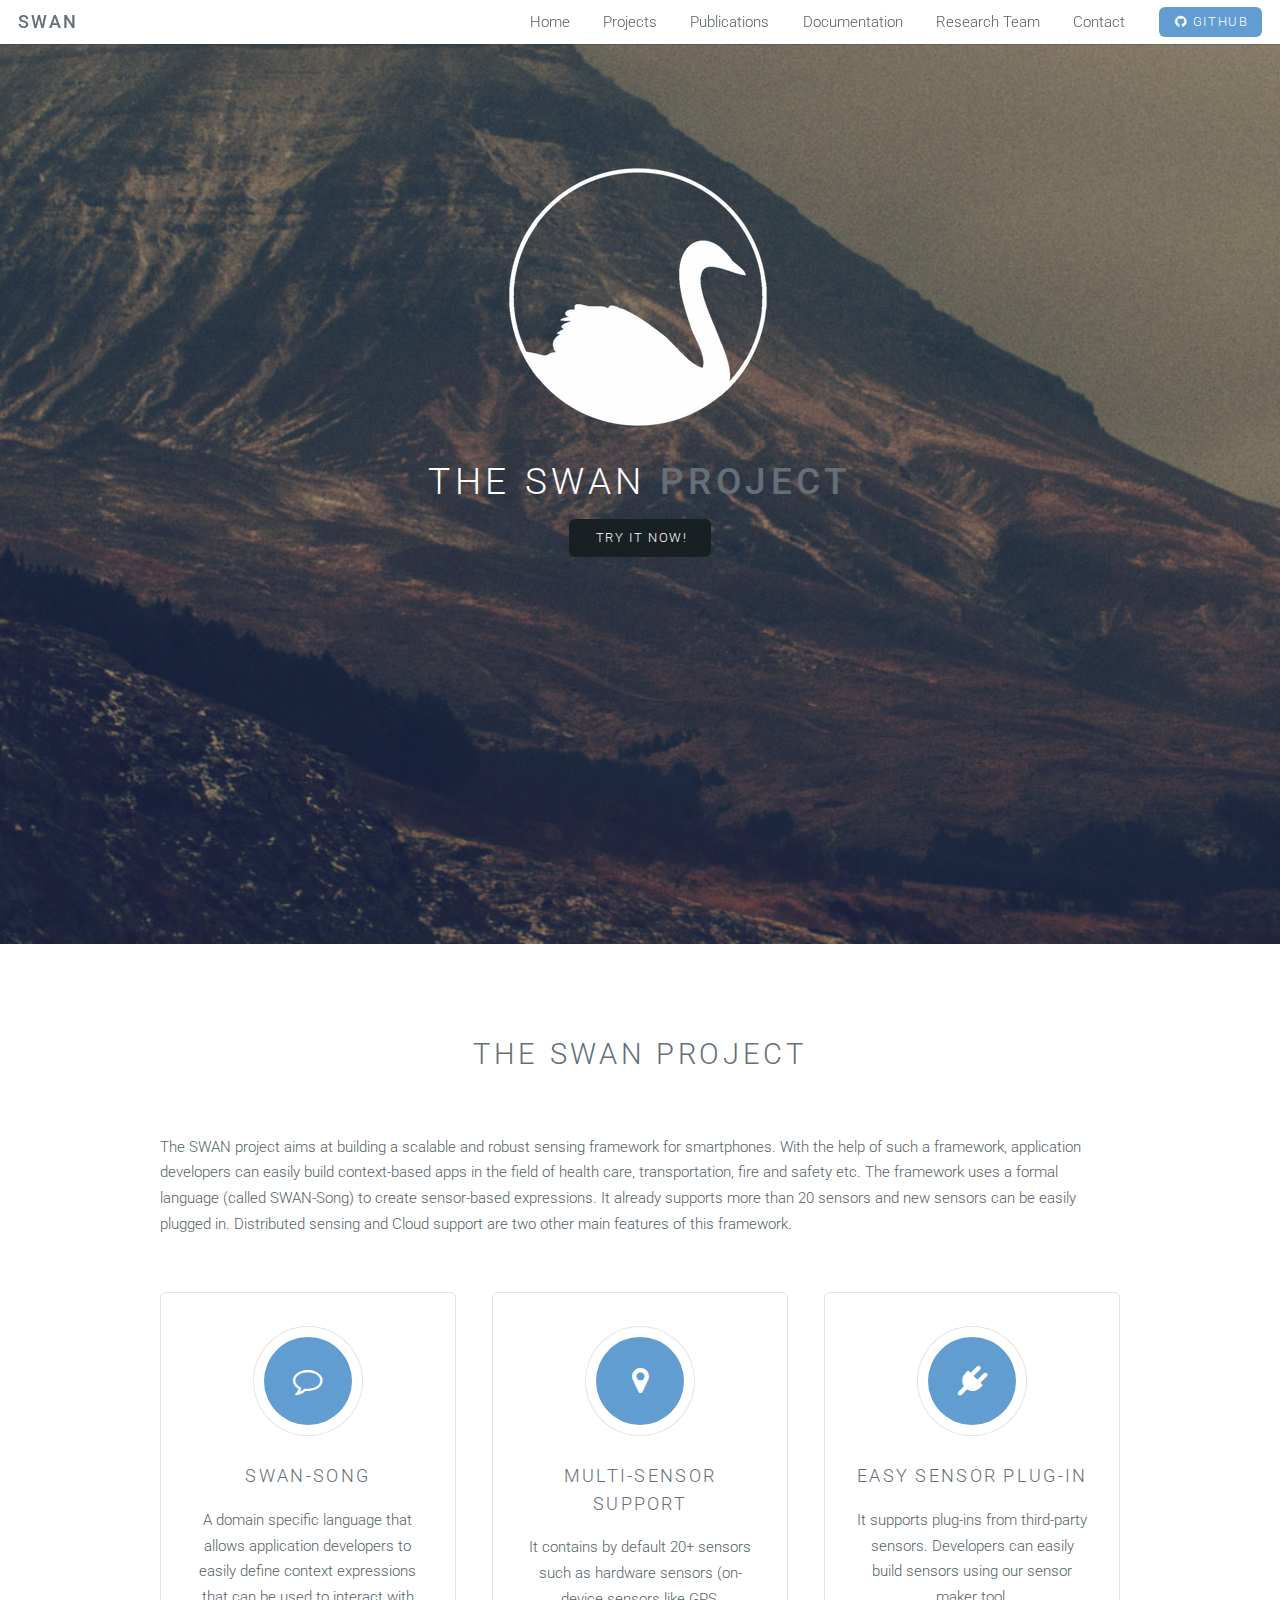
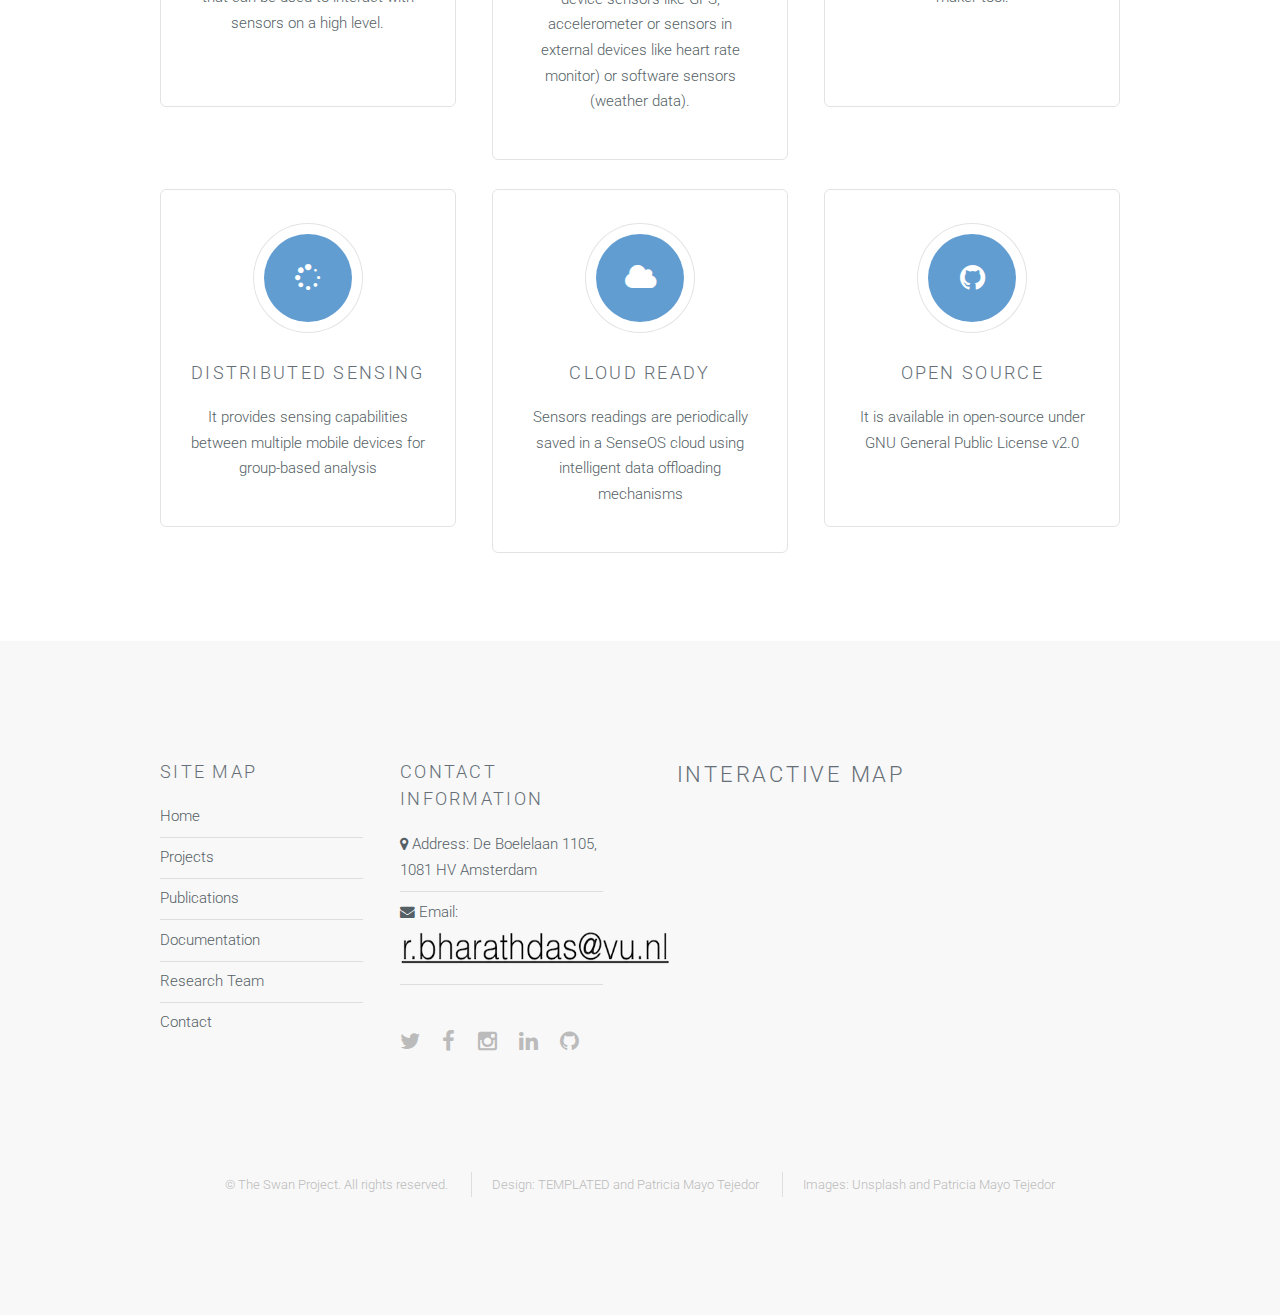
<file: index.html>
<!DOCTYPE HTML>
<html>
	<head>
		<title>THE SWAN PROJECT</title>
		<meta http-equiv="content-type" content="text/html; charset=utf-8" />
		<meta name="description" content="The Swan project aims at building scalable and robust sensing platform to connect mobile phones, wearables, beacons, LoRa and other IoT devices" />
		<meta name="keywords" content="swan, the swan project, swan project, vu, vu university, amsterdam, sensor, wearable, beacon, LoRa, IoT, mobile, phones, android, roshan, bharath, das, vladimir, bozdog, cloud, sensing, swan-fly, henri, bal, henri bal" />
		<link rel="shortcut icon" href="images/logo_tab_icon.ico">
		<!--[if lte IE 8]><script src="js/html5shiv.js"></script><![endif]-->
		<script src="js/jquery.min.js"></script>
		<script src="js/skel.min.js"></script>
		<script src="js/skel-layers.min.js"></script>
		<script src="js/init.js"></script>
		<!--<script src="https://maps.googleapis.com/maps/api/js?callback=initMap"
         async defer></script> -->

        <script src="http://code.jquery.com/jquery-1.12.4.js"></script>


		<noscript>
			<link rel="stylesheet" href="css/skel.css" />
			<link rel="stylesheet" href="css/style.css" />
			<link rel="stylesheet" href="css/style-xlarge.css" />
		</noscript>

        <script>
            $(function(){
              $("#header").load("header.html");
              $("#footer").load("footer.html");
            });
        </script>

	</head>

	<body id="top">

        <!-- Header-->
        <div id="header">
             <h1><a href="#">SWAN</a></h1>
        <nav id="nav">
        <ul>
            <li><a href="index.html">Home</a></li>
<!-- ADD LATER						<li><a href="index.html">News</a></li>-->
            <li><a href="projects.html">Projects</a></li>
            <li><a href="publications.html">Publications</a></li>
            <li><a href="documentation.html">Documentation</a></li>
            <li><a href="research_team.html">Research Team</a></li>
            <li><a href="#footer">Contact</a></li>
            <li><a href="https://github.com/swandroid/" target="_blank" class="button special"><i class="icon fa-github"></i>  GITHUB</a></li>
        </ul>
        </nav>

        </div>

		<!-- Banner -->
			<section id="banner">
				<div class="inner">
					<img src="images/logo2.png"> <br>
					<h2>THE SWAN <strong>PROJECT</strong></h2>
			<form action="https://goo.gl/wG6wQ3">
				<input type="submit" value="Try it now!" />
			</form>


					<!-- <p>A free responsive template by <a href="http://templated.co">TEMPLATED</a></p>
					<ul class="actions">
						<li><a href="https://github.com/swandroid/swan-sense/blob/master/docs/SWAN-intro.pdf" class="button big special"> <i class="icon fa-github"></i>  GITHUB REPOSITORY</a></li>
						<li><a href="#elements" class="button big alt">Learn More</a></li>
					</ul>-->
				</div>
			</section>

		<!-- One -->
			<section id="one" class="wrapper style1">
				<header class="major">
					<h2>THE SWAN PROJECT</h2>
				</header>
				<div class="container">
					<section>				<p>The SWAN project aims at building a scalable and robust sensing framework for smartphones. With the help of such a framework, application developers can easily build context-based apps in the field of health care, transportation, fire and safety etc. The framework uses a formal language (called SWAN-Song) to create sensor-based expressions. It already supports more than 20 sensors and new sensors can be easily plugged in. Distributed sensing and Cloud support are two other main features of this framework. <br><br>
					</p></section>
					<div class="row">
						<div class="4u">
							<section class="special box">
								<i class="icon fa-comment-o major"></i>
								<h3>SWAN-Song</h3>
								<p>A domain specific language that allows application developers to easily define context expressions that can be used to interact with sensors on a high level.		<br><br>						</p>
							</section>
						</div>
						<div class="4u">
							<section class="special box">
								<i class="icon fa-map-marker  major"></i>
								<h3>MULTI-SENSOR SUPPORT</h3>
								<p>It contains by default 20+ sensors such as hardware sensors (on- device sensors like GPS, accelerometer or sensors in external devices like heart rate monitor) or software sensors (weather data). </p>
							</section>
						</div>
						<div class="4u">
							<section class="special box">
								<i class="icon fa-plug  major"></i>
								<h3>EASY SENSOR PLUG-IN</h3>
								<p>It supports plug-ins from third-party sensors. Developers can easily build sensors using our sensor maker tool. <br> <br> <br></p>
							</section>
						</div>
					</div>
					<div class="row">
						<div class="4u">
							<section class="special box">
								<i class="icon fa-spinner  major"></i>
								<h3>DISTRIBUTED SENSING</h3>
								<p>It provides sensing capabilities between multiple mobile devices for group-based analysis <br>						</p>
							</section>
						</div>
						<div class="4u">
							<section class="special box">
								<i class="icon fa-cloud  major"></i>
								<h3>CLOUD READY</h3>
								<p>Sensors readings are periodically saved in a SenseOS cloud using intelligent data offloading mechanisms</p>
							</section>
						</div>
						<div class="4u">
							<section class="special box">
								<i class="icon fa-github  major"></i>
								<h3>OPEN SOURCE</h3>
								<p>It is available  in open-source under GNU General Public License v2.0 <br><br></p>
							</section>
						</div>

					</div>

				</div>
			</section>

		<!-- Two
			<section id="two" class="wrapper style2">
				<header class="major">
					<h2>Commodo accumsan aliquam</h2>
					<p>Amet nisi nunc lorem accumsan</p>
				</header>
				<div class="container">
					<div class="row">
						<div class="6u">
							<section class="special">
								<a href="#" class="image fit"><img src="images/pic01.jpg" alt="" /></a>
								<h3>Mollis adipiscing nisl</h3>
								<p>Eget mi ac magna cep lobortis faucibus accumsan enim lacinia adipiscing metus urna adipiscing cep commodo id. Ac quis arcu amet. Arcu nascetur lorem adipiscing non faucibus odio nullam arcu lobortis. Aliquet ante feugiat. Turpis aliquet ac posuere volutpat lorem arcu aliquam lorem.</p>
								<ul class="actions">
									<li><a href="#" class="button alt">Learn More</a></li>
								</ul>
							</section>
						</div>
						<div class="6u">
							<section class="special">
								<a href="#" class="image fit"><img src="images/pic02.jpg" alt="" /></a>
								<h3>Neque ornare adipiscing</h3>
								<p>Eget mi ac magna cep lobortis faucibus accumsan enim lacinia adipiscing metus urna adipiscing cep commodo id. Ac quis arcu amet. Arcu nascetur lorem adipiscing non faucibus odio nullam arcu lobortis. Aliquet ante feugiat. Turpis aliquet ac posuere volutpat lorem arcu aliquam lorem.</p>
								<ul class="actions">
									<li><a href="#" class="button alt">Learn More</a></li>
								</ul>
							</section>
						</div>
					</div>
				</div>
			</section> -->

		<!-- Footer -->
        <div id="footer"></div>

	</body>
</html>
</file>
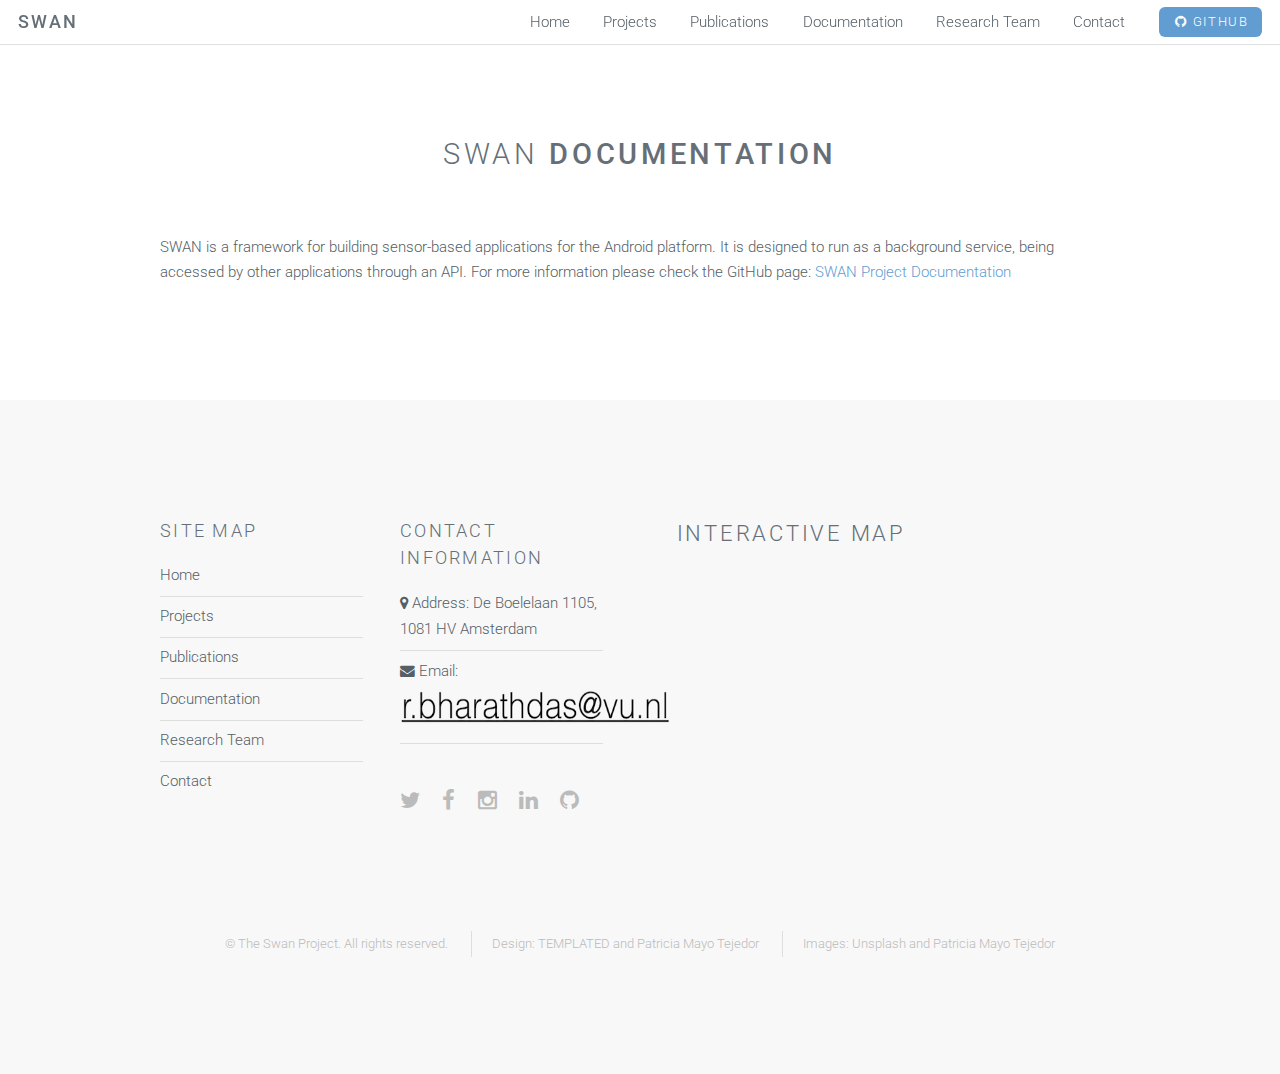
<file: documentation.html>
<!DOCTYPE HTML>
<!--
	Ion by TEMPLATED
	templated.co @templatedco
	Released for free under the Creative Commons Attribution 3.0 license (templated.co/license)
-->
<html>
	<head>
		<title>THE SWAN PROJECT</title>
		<meta http-equiv="content-type" content="text/html; charset=utf-8" />
		<meta name="description" content="" />
		<meta name="keywords" content="" />
		<!--[if lte IE 8]><script src="js/html5shiv.js"></script><![endif]-->
		<script src="js/jquery.min.js"></script>
		<script src="js/skel.min.js"></script>
		<script src="js/skel-layers.min.js"></script>
		<script src="js/init.js"></script>
        
        <script src="http://code.jquery.com/jquery-1.12.4.js"></script>
        <script> 
            $(function(){
              $("#header").load("header.html"); 
              $("#footer").load("footer.html"); 
            });
        </script> 
        
		<noscript>
			<link rel="stylesheet" href="css/skel.css" />
			<link rel="stylesheet" href="css/style.css" />
			<link rel="stylesheet" href="css/style-xlarge.css" />
		</noscript>
	</head>
	<body id="top">

		<!-- Header -->
        <div id="header">
        <nav id="nav">
        <ul>
            <li><a href="index.html">Home</a></li>
<!-- ADD LATER						<li><a href="index.html">News</a></li>-->
            <li><a href="projects.html">Projects</a></li>
            <li><a href="publications.html">Publications</a></li>
            <li><a href="documentation.html">Documentation</a></li>
            <li><a href="research_team.html">Research Team</a></li>
            <li><a href="#footer">Contact</a></li>
            <li><a href="https://github.com/swandroid/" target="_blank" class="button special"><i class="icon fa-github"></i>  GITHUB</a></li>
        </ul>
        </nav>
        
        </div>

		<!-- Main -->
        <section id="one" class="wrapper style1">
           <header class="major">
					<h2>SWAN <strong>DOCUMENTATION </strong></h2>
				</header>
            <div class="container">
                <section>				<p>SWAN is a framework for building sensor-based applications for the Android platform. It is designed to run as a background service, being accessed by other applications through an API. For more information please check the GitHub page: <a href="https://github.com/swandroid/swan-sense-studio/wiki" target="_blank">SWAN Project Documentation</a> <br><br>
                </p></section>
        </div>
            
       
        </section>

		<!-- Footer -->
        <div id="footer"></div>

	</body>
</html>
</file>
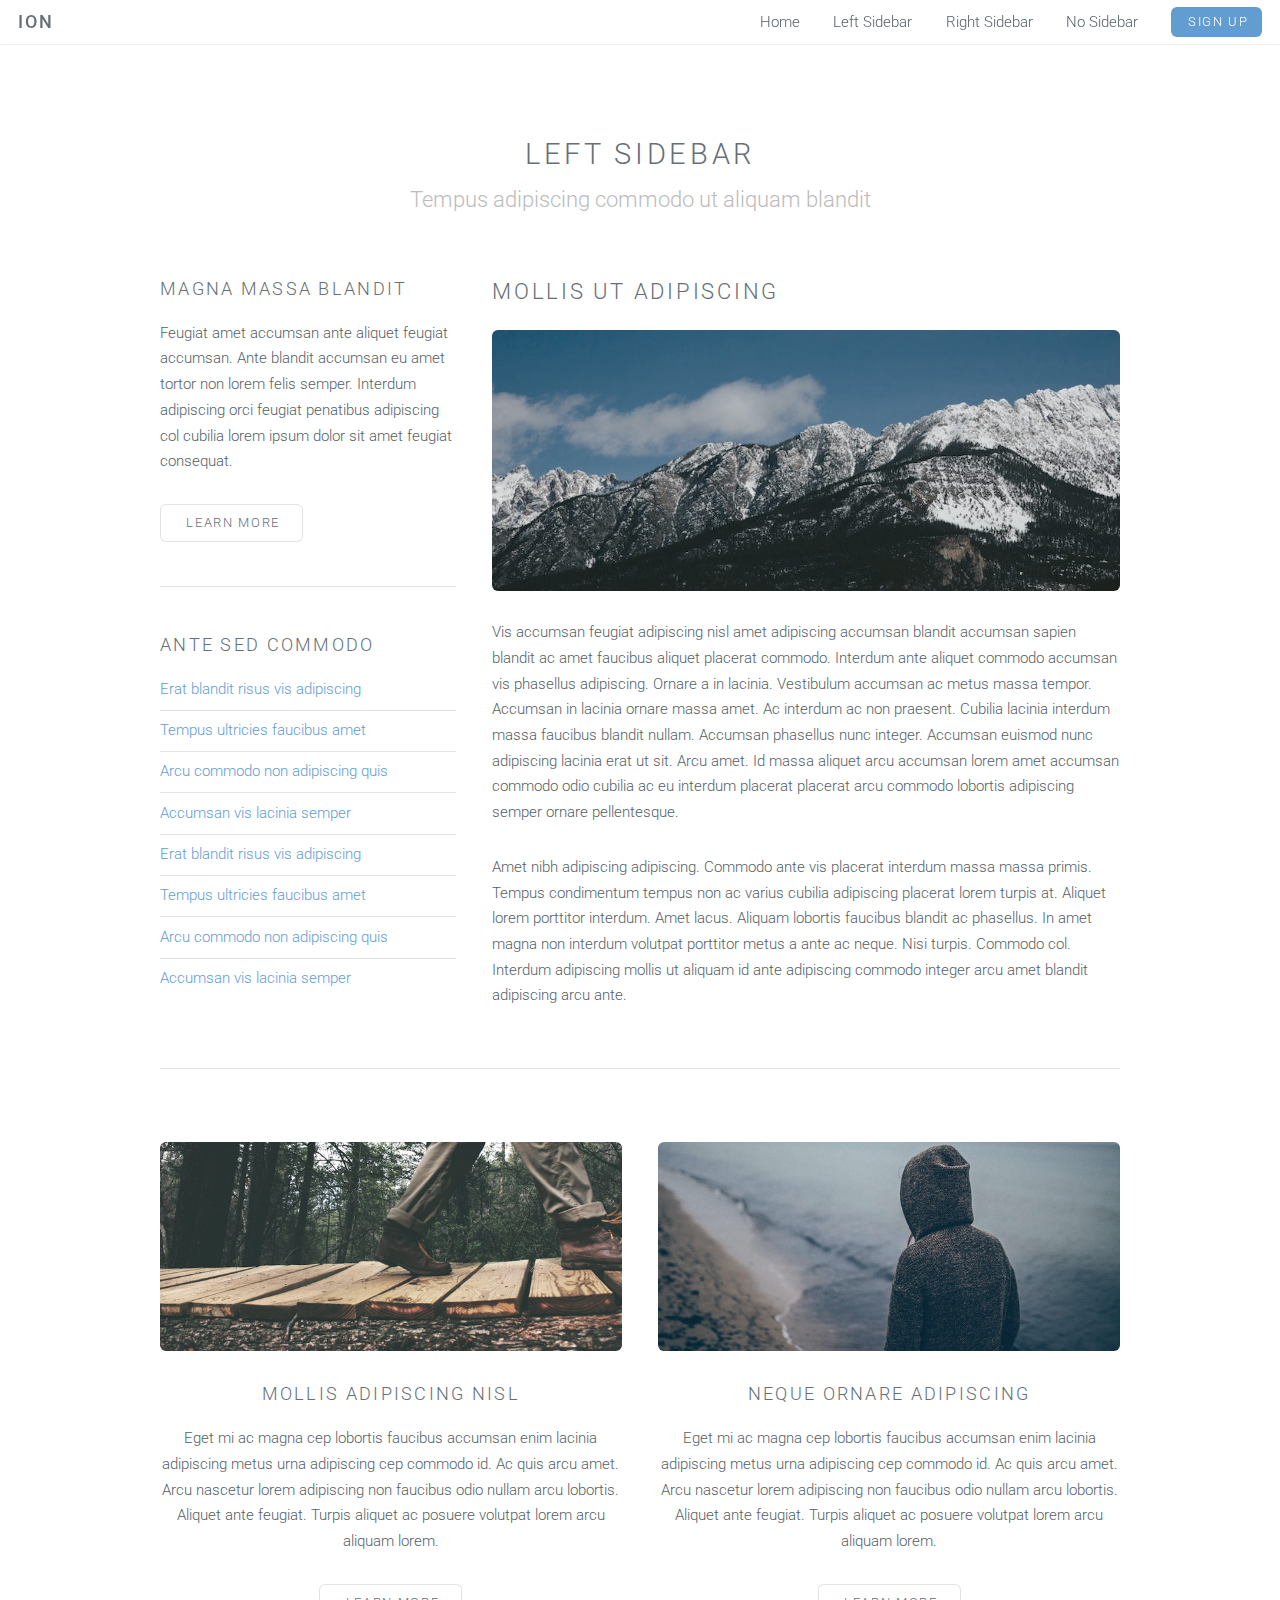
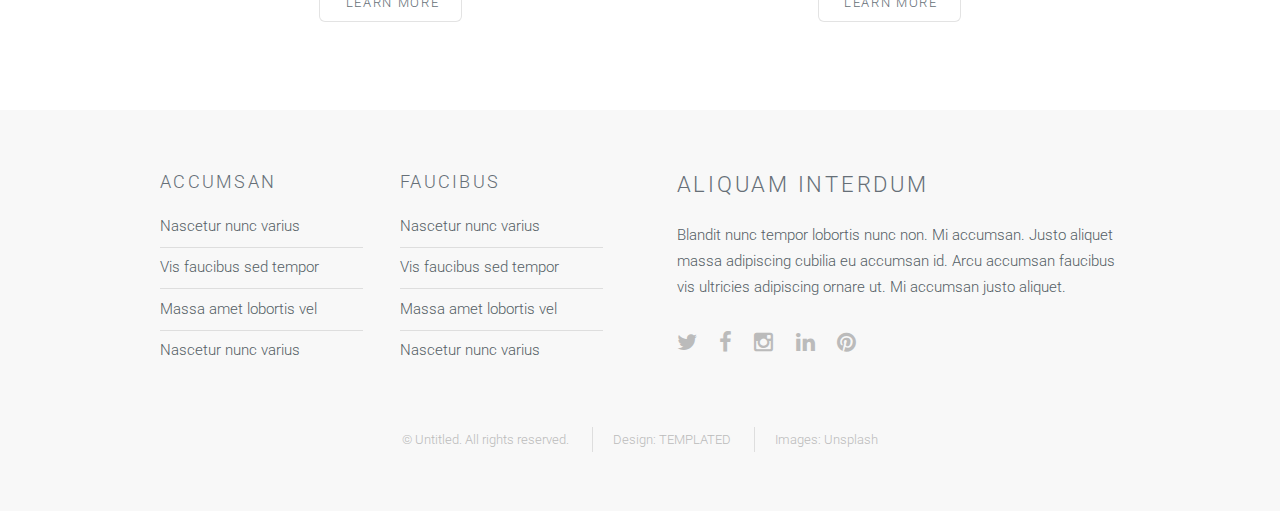
<file: left-sidebar.html>
<!DOCTYPE HTML>
<!--
	Ion by TEMPLATED
	templated.co @templatedco
	Released for free under the Creative Commons Attribution 3.0 license (templated.co/license)
-->
<html>
	<head>
		<title>Left Sidebar - Ion by TEMPLATED</title>
		<meta http-equiv="content-type" content="text/html; charset=utf-8" />
		<meta name="description" content="" />
		<meta name="keywords" content="" />
		<!--[if lte IE 8]><script src="js/html5shiv.js"></script><![endif]-->
		<script src="js/jquery.min.js"></script>
		<script src="js/skel.min.js"></script>
		<script src="js/skel-layers.min.js"></script>
		<script src="js/init.js"></script>
		<noscript>
			<link rel="stylesheet" href="css/skel.css" />
			<link rel="stylesheet" href="css/style.css" />
			<link rel="stylesheet" href="css/style-xlarge.css" />
		</noscript>
	</head>
	<body id="top">

		<!-- Header -->
			<header id="header" class="skel-layers-fixed">
				<h1><a href="#">Ion</a></h1>
				<nav id="nav">
					<ul>
						<li><a href="index.html">Home</a></li>
						<li><a href="left-sidebar.html">Left Sidebar</a></li>
						<li><a href="right-sidebar.html">Right Sidebar</a></li>
						<li><a href="no-sidebar.html">No Sidebar</a></li>
						<li><a href="#" class="button special">Sign Up</a></li>
					</ul>
				</nav>
			</header>

		<!-- Main -->
			<section id="main" class="wrapper style1">
				<header class="major">
					<h2>Left Sidebar</h2>
					<p>Tempus adipiscing commodo ut aliquam blandit</p>
				</header>
				<div class="container">
					<div class="row">
						<div class="4u">
							<section>
								<h3>Magna massa blandit</h3>
								<p>Feugiat amet accumsan ante aliquet feugiat accumsan. Ante blandit accumsan eu amet tortor non lorem felis semper. Interdum adipiscing orci feugiat penatibus adipiscing col cubilia lorem ipsum dolor sit amet feugiat consequat.</p>
								<ul class="actions">
									<li><a href="#" class="button alt">Learn More</a></li>
								</ul>
							</section>
							<hr />
							<section>
								<h3>Ante sed commodo</h3>
								<ul class="alt">
									<li><a href="#">Erat blandit risus vis adipiscing</a></li>
									<li><a href="#">Tempus ultricies faucibus amet</a></li>
									<li><a href="#">Arcu commodo non adipiscing quis</a></li>
									<li><a href="#">Accumsan vis lacinia semper</a></li>
									<li><a href="#">Erat blandit risus vis adipiscing</a></li>
									<li><a href="#">Tempus ultricies faucibus amet</a></li>
									<li><a href="#">Arcu commodo non adipiscing quis</a></li>
									<li><a href="#">Accumsan vis lacinia semper</a></li>
								</ul>
							</section>
						</div>
						<div class="8u skel-cell-important">
							<section>
								<h2>Mollis ut adipiscing</h2>
								<a href="#" class="image fit"><img src="images/pic03.jpg" alt="" /></a>
								<p>Vis accumsan feugiat adipiscing nisl amet adipiscing accumsan blandit accumsan sapien blandit ac amet faucibus aliquet placerat commodo. Interdum ante aliquet commodo accumsan vis phasellus adipiscing. Ornare a in lacinia. Vestibulum accumsan ac metus massa tempor. Accumsan in lacinia ornare massa amet. Ac interdum ac non praesent. Cubilia lacinia interdum massa faucibus blandit nullam. Accumsan phasellus nunc integer. Accumsan euismod nunc adipiscing lacinia erat ut sit. Arcu amet. Id massa aliquet arcu accumsan lorem amet accumsan commodo odio cubilia ac eu interdum placerat placerat arcu commodo lobortis adipiscing semper ornare pellentesque.</p>
								<p>Amet nibh adipiscing adipiscing. Commodo ante vis placerat interdum massa massa primis. Tempus condimentum tempus non ac varius cubilia adipiscing placerat lorem turpis at. Aliquet lorem porttitor interdum. Amet lacus. Aliquam lobortis faucibus blandit ac phasellus. In amet magna non interdum volutpat porttitor metus a ante ac neque. Nisi turpis. Commodo col. Interdum adipiscing mollis ut aliquam id ante adipiscing commodo integer arcu amet blandit adipiscing arcu ante.</p>
							</section>
						</div>
					</div>
					<hr class="major" />
					<div class="row">
						<div class="6u">
							<section class="special">
								<a href="#" class="image fit"><img src="images/pic01.jpg" alt="" /></a>
								<h3>Mollis adipiscing nisl</h3>
								<p>Eget mi ac magna cep lobortis faucibus accumsan enim lacinia adipiscing metus urna adipiscing cep commodo id. Ac quis arcu amet. Arcu nascetur lorem adipiscing non faucibus odio nullam arcu lobortis. Aliquet ante feugiat. Turpis aliquet ac posuere volutpat lorem arcu aliquam lorem.</p>
								<ul class="actions">
									<li><a href="#" class="button alt">Learn More</a></li>
								</ul>
							</section>
						</div>
						<div class="6u">
							<section class="special">
								<a href="#" class="image fit"><img src="images/pic02.jpg" alt="" /></a>
								<h3>Neque ornare adipiscing</h3>
								<p>Eget mi ac magna cep lobortis faucibus accumsan enim lacinia adipiscing metus urna adipiscing cep commodo id. Ac quis arcu amet. Arcu nascetur lorem adipiscing non faucibus odio nullam arcu lobortis. Aliquet ante feugiat. Turpis aliquet ac posuere volutpat lorem arcu aliquam lorem.</p>
								<ul class="actions">
									<li><a href="#" class="button alt">Learn More</a></li>
								</ul>
							</section>
						</div>
					</div>
				</div>
			</section>

		<!-- Footer -->
			<footer id="footer">
				<div class="container">
					<div class="row double">
						<div class="6u">
							<div class="row collapse-at-2">
								<div class="6u">
									<h3>Accumsan</h3>
									<ul class="alt">
										<li><a href="#">Nascetur nunc varius</a></li>
										<li><a href="#">Vis faucibus sed tempor</a></li>
										<li><a href="#">Massa amet lobortis vel</a></li>
										<li><a href="#">Nascetur nunc varius</a></li>
									</ul>
								</div>
								<div class="6u">
									<h3>Faucibus</h3>
									<ul class="alt">
										<li><a href="#">Nascetur nunc varius</a></li>
										<li><a href="#">Vis faucibus sed tempor</a></li>
										<li><a href="#">Massa amet lobortis vel</a></li>
										<li><a href="#">Nascetur nunc varius</a></li>
									</ul>
								</div>
							</div>
						</div>
						<div class="6u">
							<h2>Aliquam Interdum</h2>
							<p>Blandit nunc tempor lobortis nunc non. Mi accumsan. Justo aliquet massa adipiscing cubilia eu accumsan id. Arcu accumsan faucibus vis ultricies adipiscing ornare ut. Mi accumsan justo aliquet.</p>
							<ul class="icons">
								<li><a href="#" class="icon fa-twitter"><span class="label">Twitter</span></a></li>
								<li><a href="#" class="icon fa-facebook"><span class="label">Facebook</span></a></li>
								<li><a href="#" class="icon fa-instagram"><span class="label">Instagram</span></a></li>
								<li><a href="#" class="icon fa-linkedin"><span class="label">LinkedIn</span></a></li>
								<li><a href="#" class="icon fa-pinterest"><span class="label">Pinterest</span></a></li>
							</ul>
						</div>
					</div>
					<ul class="copyright">
						<li>&copy; Untitled. All rights reserved.</li>
						<li>Design: <a href="http://templated.co">TEMPLATED</a></li>
						<li>Images: <a href="http://unsplash.com">Unsplash</a></li>
					</ul>
				</div>
			</footer>

	</body>
</html>
</file>
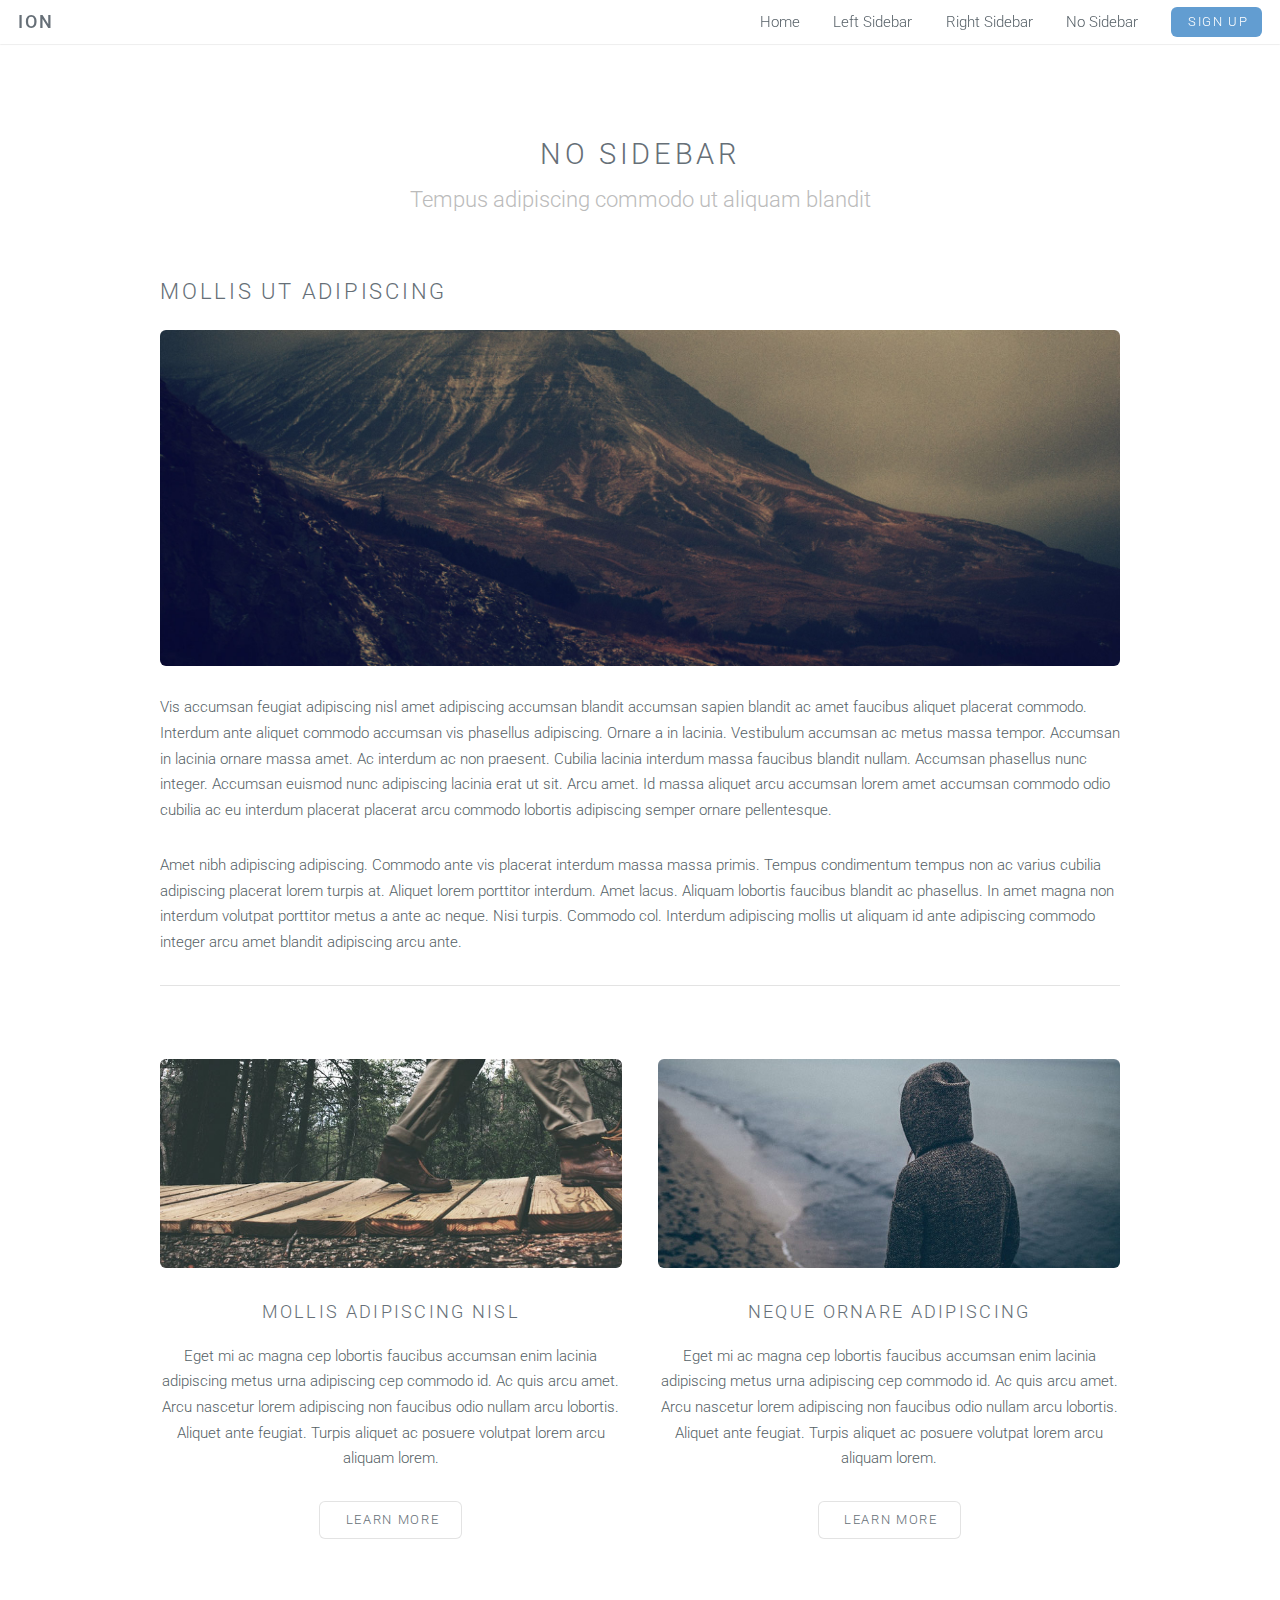
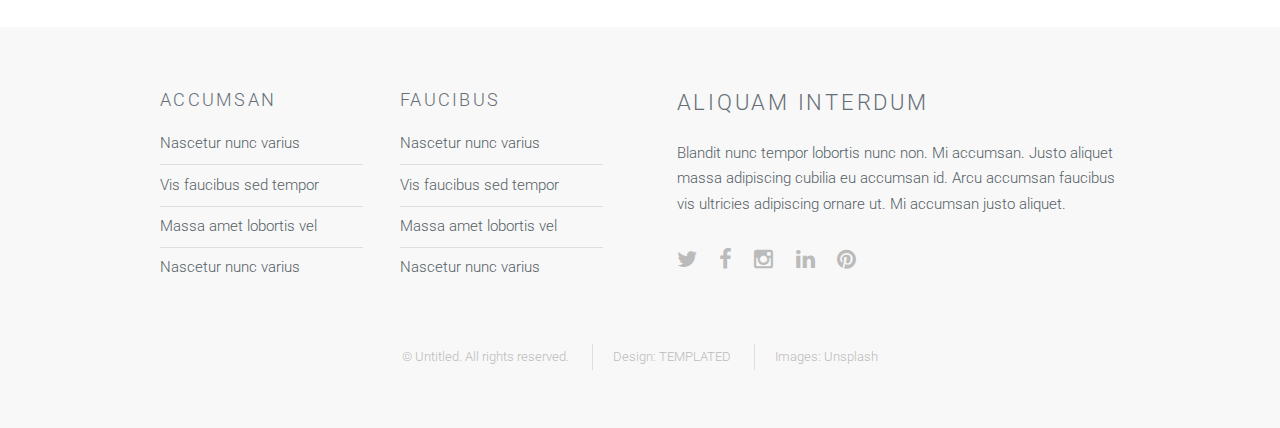
<file: no-sidebar.html>
<!DOCTYPE HTML>
<!--
	Ion by TEMPLATED
	templated.co @templatedco
	Released for free under the Creative Commons Attribution 3.0 license (templated.co/license)
-->
<html>
	<head>
		<title>No Sidebar - Ion by TEMPLATED</title>
		<meta http-equiv="content-type" content="text/html; charset=utf-8" />
		<meta name="description" content="" />
		<meta name="keywords" content="" />
		<!--[if lte IE 8]><script src="js/html5shiv.js"></script><![endif]-->
		<script src="js/jquery.min.js"></script>
		<script src="js/skel.min.js"></script>
		<script src="js/skel-layers.min.js"></script>
		<script src="js/init.js"></script>
		<noscript>
			<link rel="stylesheet" href="css/skel.css" />
			<link rel="stylesheet" href="css/style.css" />
			<link rel="stylesheet" href="css/style-xlarge.css" />
		</noscript>
	</head>
	<body id="top">

		<!-- Header -->
			<header id="header" class="skel-layers-fixed">
				<h1><a href="#">Ion</a></h1>
				<nav id="nav">
					<ul>
						<li><a href="index.html">Home</a></li>
						<li><a href="left-sidebar.html">Left Sidebar</a></li>
						<li><a href="right-sidebar.html">Right Sidebar</a></li>
						<li><a href="no-sidebar.html">No Sidebar</a></li>
						<li><a href="#" class="button special">Sign Up</a></li>
					</ul>
				</nav>
			</header>

		<!-- Main -->
			<section id="main" class="wrapper style1">
				<header class="major">
					<h2>No Sidebar</h2>
					<p>Tempus adipiscing commodo ut aliquam blandit</p>
				</header>
				<div class="container">
					<section>
						<h2>Mollis ut adipiscing</h2>
						<a href="#" class="image fit"><img src="images/banner.jpg" alt="" /></a>
						<p>Vis accumsan feugiat adipiscing nisl amet adipiscing accumsan blandit accumsan sapien blandit ac amet faucibus aliquet placerat commodo. Interdum ante aliquet commodo accumsan vis phasellus adipiscing. Ornare a in lacinia. Vestibulum accumsan ac metus massa tempor. Accumsan in lacinia ornare massa amet. Ac interdum ac non praesent. Cubilia lacinia interdum massa faucibus blandit nullam. Accumsan phasellus nunc integer. Accumsan euismod nunc adipiscing lacinia erat ut sit. Arcu amet. Id massa aliquet arcu accumsan lorem amet accumsan commodo odio cubilia ac eu interdum placerat placerat arcu commodo lobortis adipiscing semper ornare pellentesque.</p>
						<p>Amet nibh adipiscing adipiscing. Commodo ante vis placerat interdum massa massa primis. Tempus condimentum tempus non ac varius cubilia adipiscing placerat lorem turpis at. Aliquet lorem porttitor interdum. Amet lacus. Aliquam lobortis faucibus blandit ac phasellus. In amet magna non interdum volutpat porttitor metus a ante ac neque. Nisi turpis. Commodo col. Interdum adipiscing mollis ut aliquam id ante adipiscing commodo integer arcu amet blandit adipiscing arcu ante.</p>
					</section>
					<hr class="major" />
					<div class="row">
						<div class="6u">
							<section class="special">
								<a href="#" class="image fit"><img src="images/pic01.jpg" alt="" /></a>
								<h3>Mollis adipiscing nisl</h3>
								<p>Eget mi ac magna cep lobortis faucibus accumsan enim lacinia adipiscing metus urna adipiscing cep commodo id. Ac quis arcu amet. Arcu nascetur lorem adipiscing non faucibus odio nullam arcu lobortis. Aliquet ante feugiat. Turpis aliquet ac posuere volutpat lorem arcu aliquam lorem.</p>
								<ul class="actions">
									<li><a href="#" class="button alt">Learn More</a></li>
								</ul>
							</section>
						</div>
						<div class="6u">
							<section class="special">
								<a href="#" class="image fit"><img src="images/pic02.jpg" alt="" /></a>
								<h3>Neque ornare adipiscing</h3>
								<p>Eget mi ac magna cep lobortis faucibus accumsan enim lacinia adipiscing metus urna adipiscing cep commodo id. Ac quis arcu amet. Arcu nascetur lorem adipiscing non faucibus odio nullam arcu lobortis. Aliquet ante feugiat. Turpis aliquet ac posuere volutpat lorem arcu aliquam lorem.</p>
								<ul class="actions">
									<li><a href="#" class="button alt">Learn More</a></li>
								</ul>
							</section>
						</div>
					</div>
				</div>
			</section>

		<!-- Footer -->
			<footer id="footer">
				<div class="container">
					<div class="row double">
						<div class="6u">
							<div class="row collapse-at-2">
								<div class="6u">
									<h3>Accumsan</h3>
									<ul class="alt">
										<li><a href="#">Nascetur nunc varius</a></li>
										<li><a href="#">Vis faucibus sed tempor</a></li>
										<li><a href="#">Massa amet lobortis vel</a></li>
										<li><a href="#">Nascetur nunc varius</a></li>
									</ul>
								</div>
								<div class="6u">
									<h3>Faucibus</h3>
									<ul class="alt">
										<li><a href="#">Nascetur nunc varius</a></li>
										<li><a href="#">Vis faucibus sed tempor</a></li>
										<li><a href="#">Massa amet lobortis vel</a></li>
										<li><a href="#">Nascetur nunc varius</a></li>
									</ul>
								</div>
							</div>
						</div>
						<div class="6u">
							<h2>Aliquam Interdum</h2>
							<p>Blandit nunc tempor lobortis nunc non. Mi accumsan. Justo aliquet massa adipiscing cubilia eu accumsan id. Arcu accumsan faucibus vis ultricies adipiscing ornare ut. Mi accumsan justo aliquet.</p>
							<ul class="icons">
								<li><a href="#" class="icon fa-twitter"><span class="label">Twitter</span></a></li>
								<li><a href="#" class="icon fa-facebook"><span class="label">Facebook</span></a></li>
								<li><a href="#" class="icon fa-instagram"><span class="label">Instagram</span></a></li>
								<li><a href="#" class="icon fa-linkedin"><span class="label">LinkedIn</span></a></li>
								<li><a href="#" class="icon fa-pinterest"><span class="label">Pinterest</span></a></li>
							</ul>
						</div>
					</div>
					<ul class="copyright">
						<li>&copy; Untitled. All rights reserved.</li>
						<li>Design: <a href="http://templated.co">TEMPLATED</a></li>
						<li>Images: <a href="http://unsplash.com">Unsplash</a></li>
					</ul>
				</div>
			</footer>

	</body>
</html>
</file>
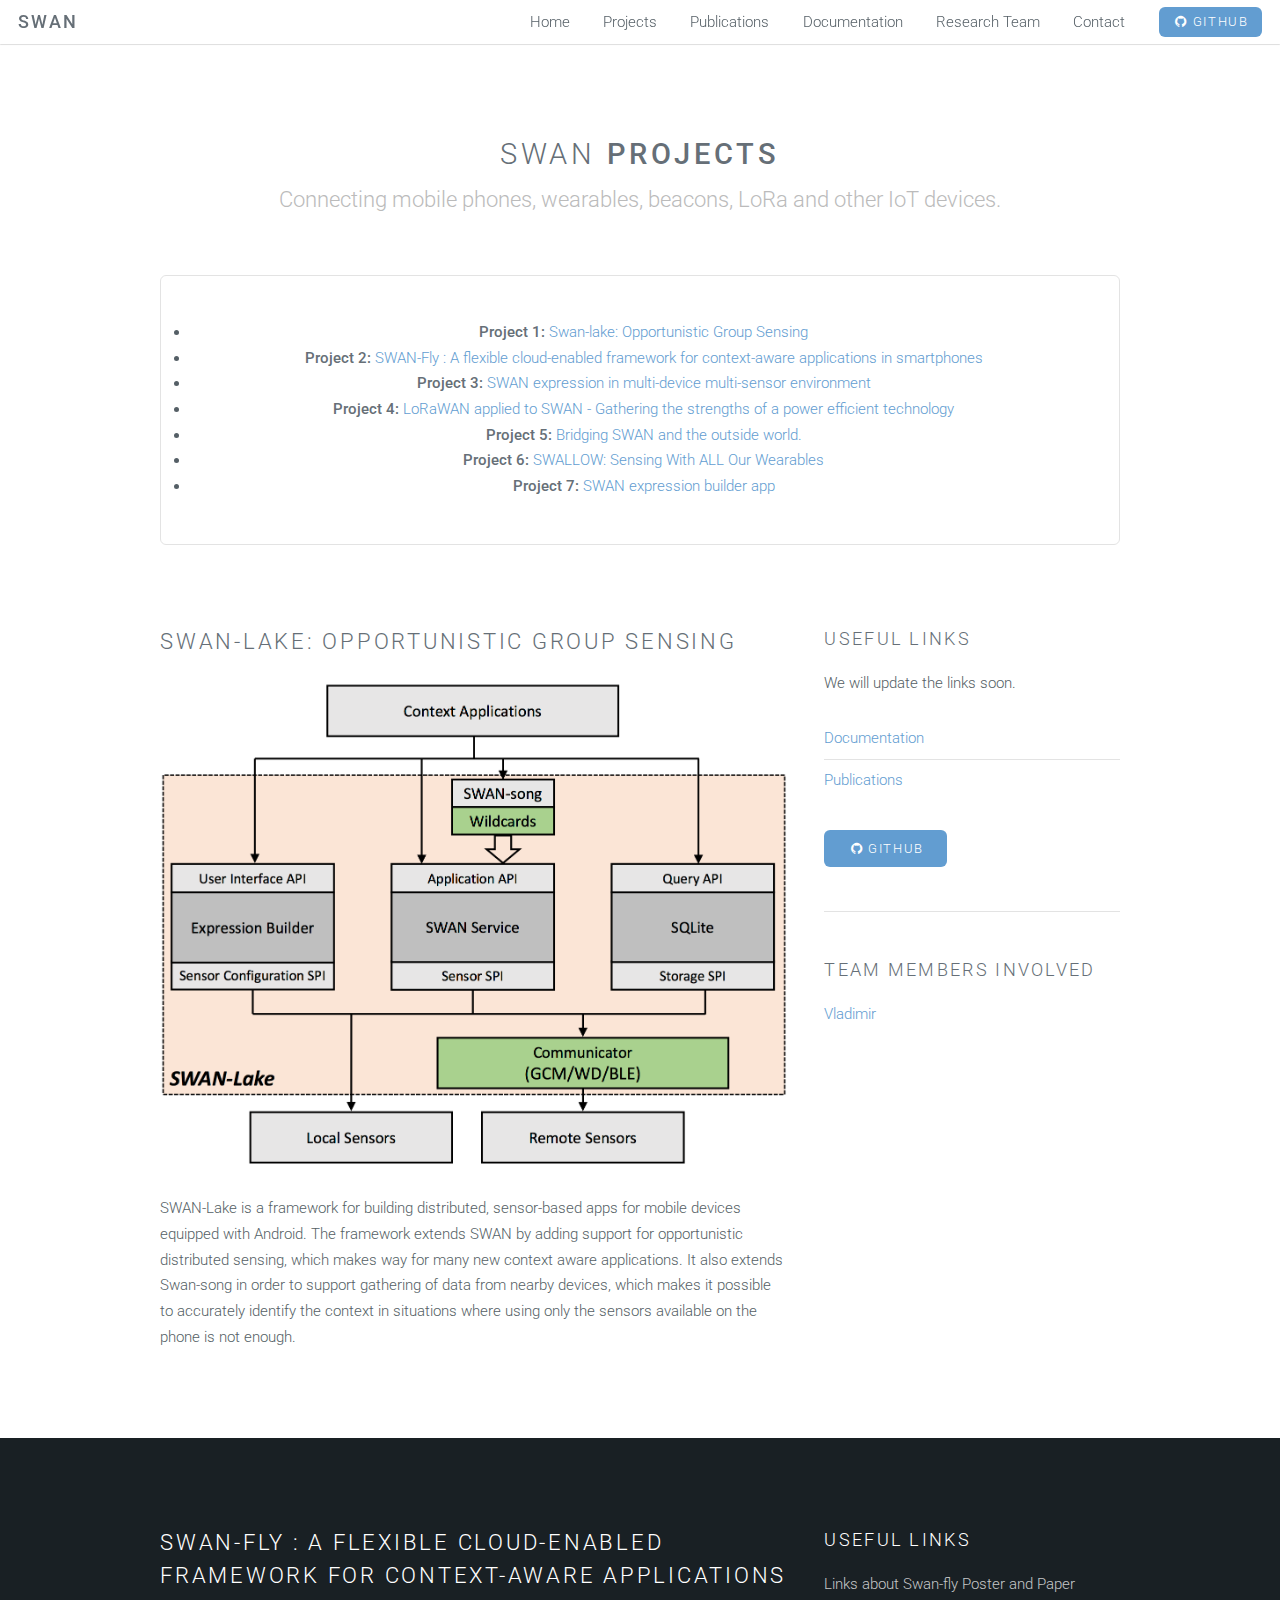
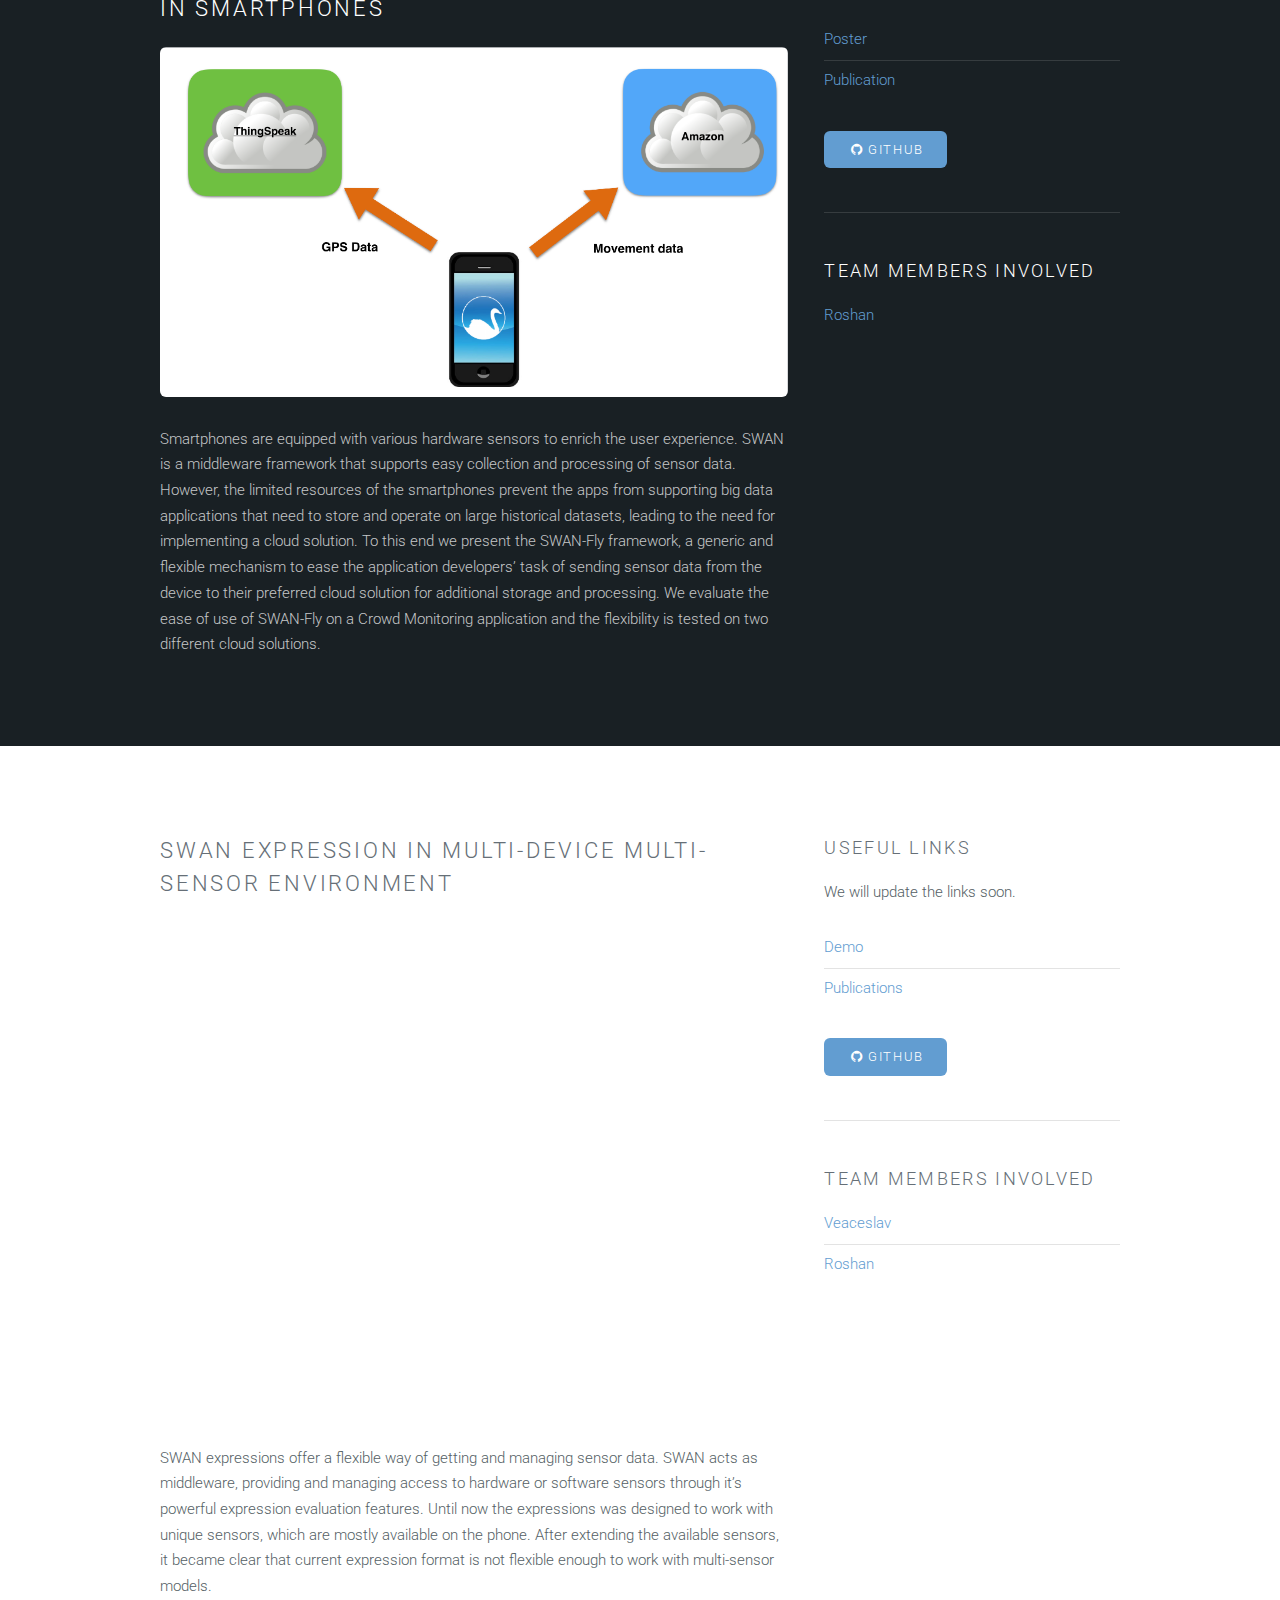
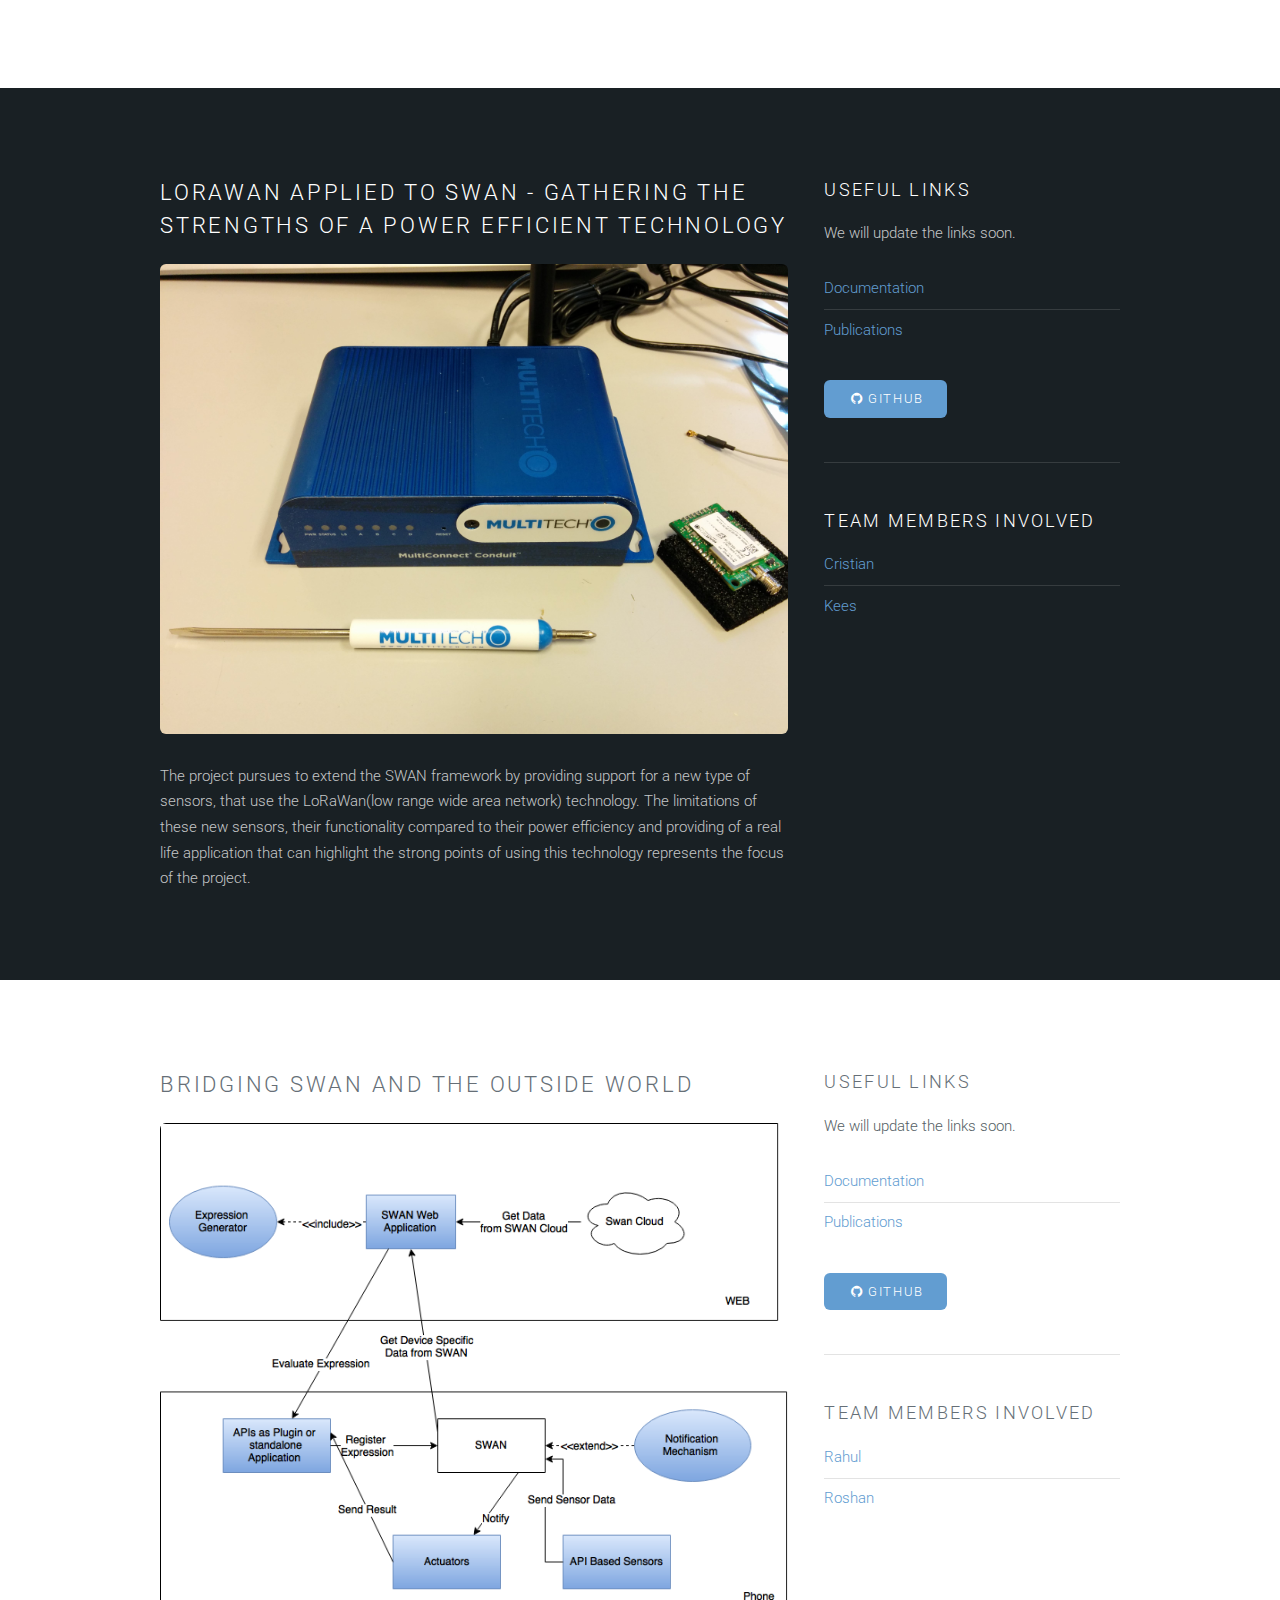
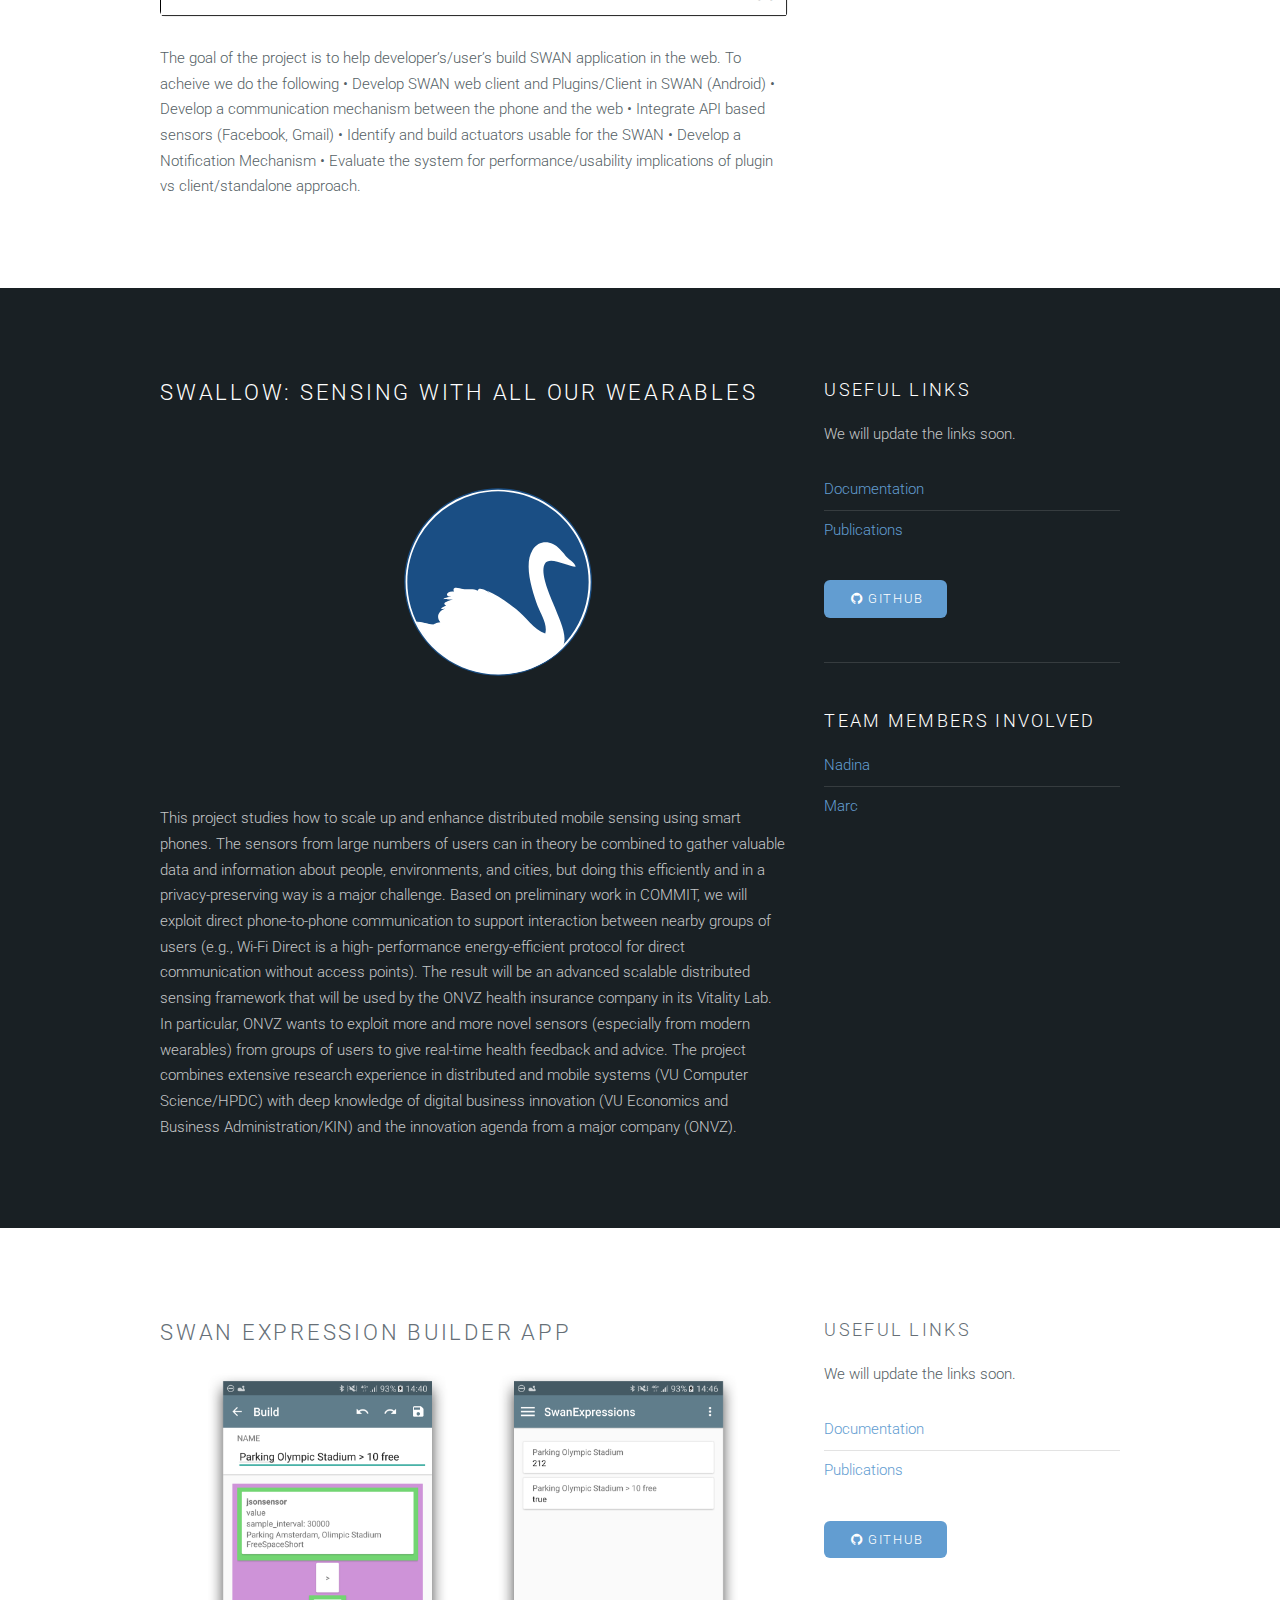
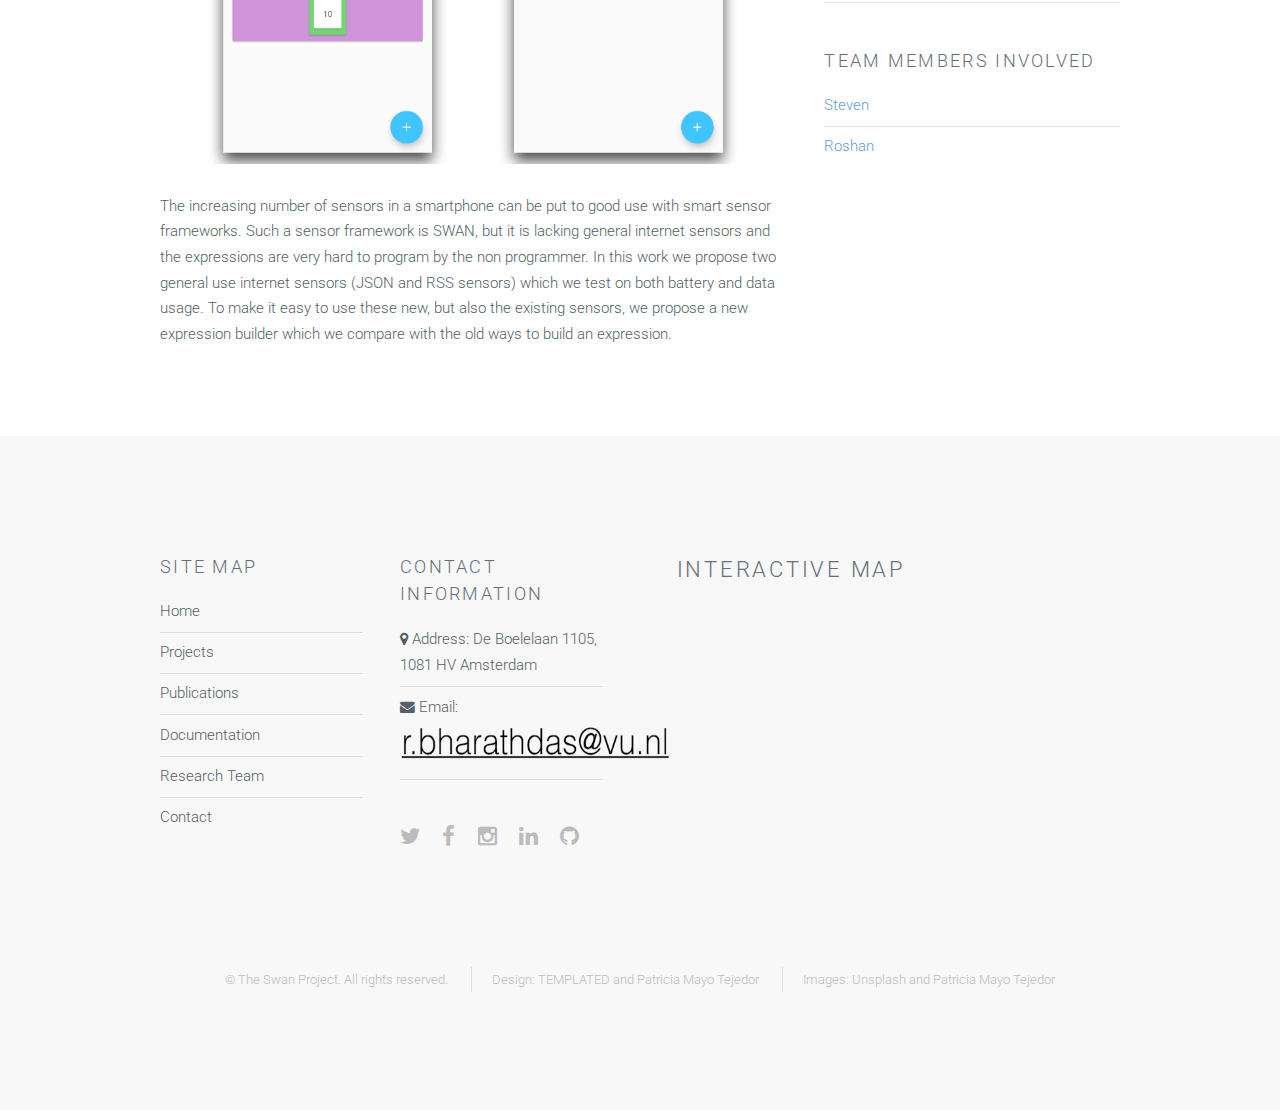
<file: projects.html>
<!DOCTYPE HTML>
<html>
	<head>
		<title>THE SWAN PROJECT</title>
		<meta http-equiv="content-type" content="text/html; charset=utf-8" />
		<meta name="description" content="" />
		<meta name="keywords" content="" />
		<!--[if lte IE 8]><script src="js/html5shiv.js"></script><![endif]-->
		<script src="js/jquery.min.js"></script>
		<script src="js/skel.min.js"></script>
		<script src="js/skel-layers.min.js"></script>
		<script src="js/init.js"></script>
		<!--<script src="https://maps.googleapis.com/maps/api/js?callback=initMap"
         async defer></script> -->

        <script src="http://code.jquery.com/jquery-1.12.4.js"></script>
        <script> 
            $(function(){
              $("#header").load("header.html"); 
              $("#footer").load("footer.html"); 
            });
        </script> 
        
		<noscript>
			<link rel="stylesheet" href="css/skel.css" />
			<link rel="stylesheet" href="css/style.css" />
			<link rel="stylesheet" href="css/style-xlarge.css" />
		</noscript>


	</head>
	<body id="top">

		<!-- Header -->
        <div id="header">
        
        <nav id="nav">
        <ul>
            <li><a href="index.html">Home</a></li>
<!-- ADD LATER						<li><a href="index.html">News</a></li>-->
            <li><a href="projects.html">Projects</a></li>
            <li><a href="publications.html">Publications</a></li>
            <li><a href="documentation.html">Documentation</a></li>
            <li><a href="research_team.html">Research Team</a></li>
            <li><a href="#footer">Contact</a></li>
            <li><a href="https://github.com/swandroid/" target="_blank" class="button special"><i class="icon fa-github"></i>  GITHUB</a></li>
        </ul>
        </nav>
        
        </div>

			<section  class="wrapper style1">
				<header class="major">
					<h2>SWAN <strong>PROJECTS </strong></h2>
					<p> Connecting mobile phones, wearables, beacons, LoRa and other IoT devices. </p>
				</header>
				<div class="container">

					<ul style="text-align:center" class="special box">
									<li><a href="#project1"><strong>Project 1: </strong> Swan-lake: Opportunistic Group Sensing</a></li>
									<li><a href="#project2"><strong>Project 2: </strong> SWAN-Fly : A flexible cloud-enabled framework for context-aware applications in smartphones</a></li>
									<li><a href="#project3"><strong>Project 3: </strong> SWAN expression in multi-device multi-sensor environment</a></li>
									<li><a href="#project4"><strong>Project 4: </strong> LoRaWAN applied to SWAN - Gathering the strengths of a power efficient technology </a></li>
                                    <li><a href="#project5"><strong>Project 5: </strong> Bridging SWAN and the outside world. </a></li>
                                    <li><a href="#project6"><strong>Project 6: </strong> SWALLOW: Sensing With ALL Our Wearables </a></li>
                                    <li><a href="#project7"><strong>Project 7: </strong> SWAN expression builder app</a></li>
					</ul>
				</div>
				<br id="project1">
				<br>
				
				<div class="container" >
					<div class="row">
						<div class="8u">
							<section>
								<h2>Swan-lake: Opportunistic Group Sensing</h2>
								<a href="#" class="image fit"><img src="images/swan-lake.png" alt="" /></a>
								<p>SWAN-Lake is a framework for building distributed, sensor-based apps for mobile devices equipped with Android. The framework extends SWAN by adding support for opportunistic distributed sensing, which makes way for many new context aware applications. It also extends Swan-song in order to support gathering of data from nearby devices, which makes it possible to accurately identify the context in situations where using only the sensors available on the phone is not enough.</p>
							</section>
						</div>
						<div class="4u">
							<section>
								<h3>Useful links</h3>
								<p>We will update the links soon.</p>
								<ul class="alt">
									<li><a href="#">Documentation</a></li>
									<li><a href="#">Publications</a></li>
								</ul>
								<ul class="actions">
									<li><a href="https://github.com/swandroid/swan-sense-studio/tree/master/swanLakeActivity" class="button special"><i class="icon fa-github"></i> GitHub</a></li>
								</ul>
							</section>
							<hr />
							<section>
								<h3>Team members involved</h3>
								<ul class="alt">
									<li><a href="#">Vladimir</a></li>
								</ul>
							</section>
						</div>
					</div>
				</div>
			</section>	

					 <!-- Three  -->
			<section  class="wrapper style2" id="project2">
				<div class="container" >
					<div class="row">
						<div class="8u">
							<section>
								<h2>SWAN-Fly : A flexible cloud-enabled framework for context-aware applications in smartphones</h2>
								<a href="#" class="image fit"><img src="images/swan-fly-image.png" alt="" /></a>
								<p>Smartphones are equipped with various hardware sensors to enrich the user experience. SWAN is a middleware framework that supports easy collection and processing of sensor data. However, the limited resources of the smartphones prevent the apps from supporting big data applications that need to store and operate on large historical datasets, leading to the need for implementing a cloud solution. To this end we present the SWAN-Fly framework, a generic and flexible mechanism to ease the application developers’ task of sending sensor data from the device to their preferred cloud solution for additional storage and processing. We evaluate the ease of use of SWAN-Fly on a Crowd Monitoring application and the flexibility is tested on two different cloud solutions.</p>
							</section>
						</div>
						<div class="4u">
							<section>
								<h3>Useful links</h3>
								<p>Links about Swan-fly Poster and Paper</p>
								<ul class="alt">
									<li><a href="publication/swan-fly-poster.pdf">Poster</a></li>
									<li><a href="publication/swan-fly-paper.pdf">Publication</a></li>
								</ul>
								<ul class="actions">
									<li><a href="https://github.com/swandroid/IoTSWAN" class="button special"><i class="icon fa-github"></i> GitHub</a></li>
								</ul>
							</section>
							<hr />
							<section>
								<h3>Team members involved</h3>
								<ul class="alt">
									<li><a href="#">Roshan</a></li>
								</ul>
							</section>
						</div>
					</div>
				</div>
			</section>

					 <!-- Three  -->
			<section id="project3" class="wrapper style1">
				<div class="container" >
					<div class="row">
						<div class="8u">
							<section>
								<h2>SWAN expression in  multi-device multi-sensor environment</h2>
                                <iframe width="760" height="515" src="https://www.youtube.com/embed/509DCtHc1sc" frameborder="0" allowfullscreen></iframe>
								<p>SWAN expressions offer a flexible way of getting and
                                    managing sensor data.  SWAN acts as middleware, providing and managing
                                    access to hardware or software sensors through it’s powerful
                                    expression evaluation features. Until now the expressions was designed
                                    to work with unique sensors, which are mostly available on the phone.
                                    After extending the available sensors, it became clear that current
                                    expression format is not flexible enough to work with multi-sensor
                                    models.</p>
							</section>
						</div>
						<div class="4u">
							<section>
								<h3>Useful links</h3>
								<p>We will update the links soon.</p>
								<ul class="alt">
                                    
									<li><a href="#">Demo</a></li>
									<li><a href="#">Publications</a></li>
								</ul>
								<ul class="actions">
									<li><a href="https://github.com/swandroid/swan-sense-studio/tree/master/wear" class="button special"><i class="icon fa-github"></i> GitHub</a></li>
								</ul>
							</section>
							<hr />
							<section>
								<h3>Team members involved</h3>
								<ul class="alt">
									<li><a href="#">Veaceslav</a></li>
									<li><a href="#">Roshan</a></li>
								</ul>
							</section>
						</div>
					</div>
				</div>
			</section>

        					 <!-- Three  -->
			<section id="project4" class="wrapper style2">
				<div class="container" >
					<div class="row">
						<div class="8u">
							<section>
								<h2> LoRaWAN applied to SWAN - Gathering the strengths of a power efficient technology </h2>
								<a href="#" class="image fit"><img src="images/LoRa_Device.jpg" alt="" /></a>
								<p>The project pursues to extend the SWAN framework by providing support for a new type of sensors, that use the LoRaWan(low range wide area network) technology. The limitations of these new sensors, their functionality compared to their power efficiency and providing of a real life application that can highlight the strong points of using this technology represents the focus of the project.</p>
							</section>
						</div>
						<div class="4u">
							<section>
								<h3>Useful links</h3>
								<p>We will update the links soon.</p>
								<ul class="alt">
									<li><a href="#">Documentation</a></li>
									<li><a href="#">Publications</a></li>
								</ul>
								<ul class="actions">
									<li><a href="#" class="button special"><i class="icon fa-github"></i> GitHub</a></li>
								</ul>
							</section>
							<hr />
							<section>
								<h3>Team members involved</h3>
								<ul class="alt">
									<li><a href="#">Cristian</a></li>
									<li><a href="#">Kees</a></li>
								</ul>
							</section>
						</div>
					</div>
				</div>
			</section>	
        
        
        
					 <!-- Three  -->
			<section id="project5" class="wrapper style1">
				<div class="container" >
					<div class="row">
						<div class="8u">
							<section>
								<h2>Bridging SWAN and the outside world</h2>
								<a href="#" class="image fit"><img src="images/swan-web.png" alt="" /></a>
								<p>The goal of the project is to help developer’s/user’s build SWAN application in the web. To acheive we do the following 
                                    • Develop SWAN web client and Plugins/Client in SWAN (Android) 
                                    • Develop a communication mechanism between the phone and the web 
                                    • Integrate API based sensors (Facebook, Gmail) 
                                    • Identify and build actuators usable for the SWAN 
                                    • Develop a Notification Mechanism • Evaluate the system for performance/usability implications of plugin vs client/standalone approach.</p>
							</section>
						</div>
						<div class="4u">
							<section>
								<h3>Useful links</h3>
								<p>We will update the links soon.</p>
								<ul class="alt">
									<li><a href="#">Documentation</a></li>
									<li><a href="#">Publications</a></li>
								</ul>
								<ul class="actions">
									<li><a href="#" class="button special"><i class="icon fa-github"></i> GitHub</a></li>
								</ul>
							</section>
							<hr />
							<section>
								<h3>Team members involved</h3>
								<ul class="alt">
									<li><a href="#">Rahul</a></li>
									<li><a href="#">Roshan</a></li>
								</ul>
							</section>
						</div>
					</div>
				</div>
			</section>		
			

        			 <!-- Three  -->
			<section id="project6" class="wrapper style2">
				<div class="container" >
					<div class="row">
						<div class="8u">
							<section>
								<h2>SWALLOW: Sensing With ALL Our Wearables</h2>
								<a href="#" class="image fit"><img src="images/swan_logo.svg" alt="" /></a>
								<p>This project studies how to scale up and enhance distributed mobile sensing using smart phones. The sensors from large numbers of users can in theory be combined to gather valuable data and information about people, environments, and cities, but doing this efficiently and in a privacy-preserving way is a major challenge. Based on preliminary work in COMMIT, we will exploit direct phone-to-phone communication to support interaction between nearby groups of users (e.g., Wi-Fi Direct is a high- performance energy-efficient protocol for direct communication without access points). The result will be an advanced scalable distributed sensing framework that will be used by the ONVZ health insurance company in its Vitality Lab. In particular, ONVZ wants to exploit more and more novel sensors (especially from modern wearables) from groups of users to give real-time health feedback and advice. The project combines extensive research experience in distributed and mobile systems (VU Computer Science/HPDC) with deep knowledge of digital business innovation (VU Economics and Business Administration/KIN) and the innovation agenda from a major company (ONVZ).</p>
							</section>
						</div>
						<div class="4u">
							<section>
								<h3>Useful links</h3>
								<p>We will update the links soon.</p>
								<ul class="alt">
									<li><a href="#">Documentation</a></li>
									<li><a href="#">Publications</a></li>
								</ul>
								<ul class="actions">
									<li><a href="#" class="button special"><i class="icon fa-github"></i> GitHub</a></li>
								</ul>
							</section>
							<hr />
							<section>
								<h3>Team members involved</h3>
								<ul class="alt">
									<li><a href="#">Nadina</a></li>
									<li><a href="#">Marc</a></li>
								</ul>
							</section>
						</div>
					</div>
				</div>
			</section>	
        
        <section id="project7" class="wrapper style1">
				<div class="container" >
					<div class="row">
						<div class="8u">
							<section>
								<h2>SWAN expression builder app</h2>
								<a href="#" class="image fit"><img src="images/expression-builder.png" alt="" /></a>
								<p>The increasing number of sensors in a smartphone can be put to good use with smart sensor frameworks. Such a sensor framework is SWAN, but it is lacking general internet sensors and the expressions are very hard to program by the non programmer. In this work we propose two general use internet sensors (JSON and RSS sensors) which we test on both battery and data usage. To make it easy to use these new, but also the existing sensors, we propose a new expression builder which we compare with the old ways to build an expression. </p>
							</section>
						</div>
						<div class="4u">
							<section>
								<h3>Useful links</h3>
								<p>We will update the links soon.</p>
								<ul class="alt">
									<li><a href="#">Documentation</a></li>
									<li><a href="#">Publications</a></li>
								</ul>
								<ul class="actions">
									<li><a href="https://github.com/swandroid/expression-builder" class="button special"><i class="icon fa-github"></i> GitHub</a></li>
								</ul>
							</section>
							<hr />
							<section>
								<h3>Team members involved</h3>
								<ul class="alt">
									<li><a href="#">Steven</a></li>
									<li><a href="#">Roshan</a></li>
								</ul>
							</section>
						</div>
					</div>
				</div>
			</section>	
        
        
		<!-- Footer -->
        <div id="footer"></div>

	</body>
</html>
</file>
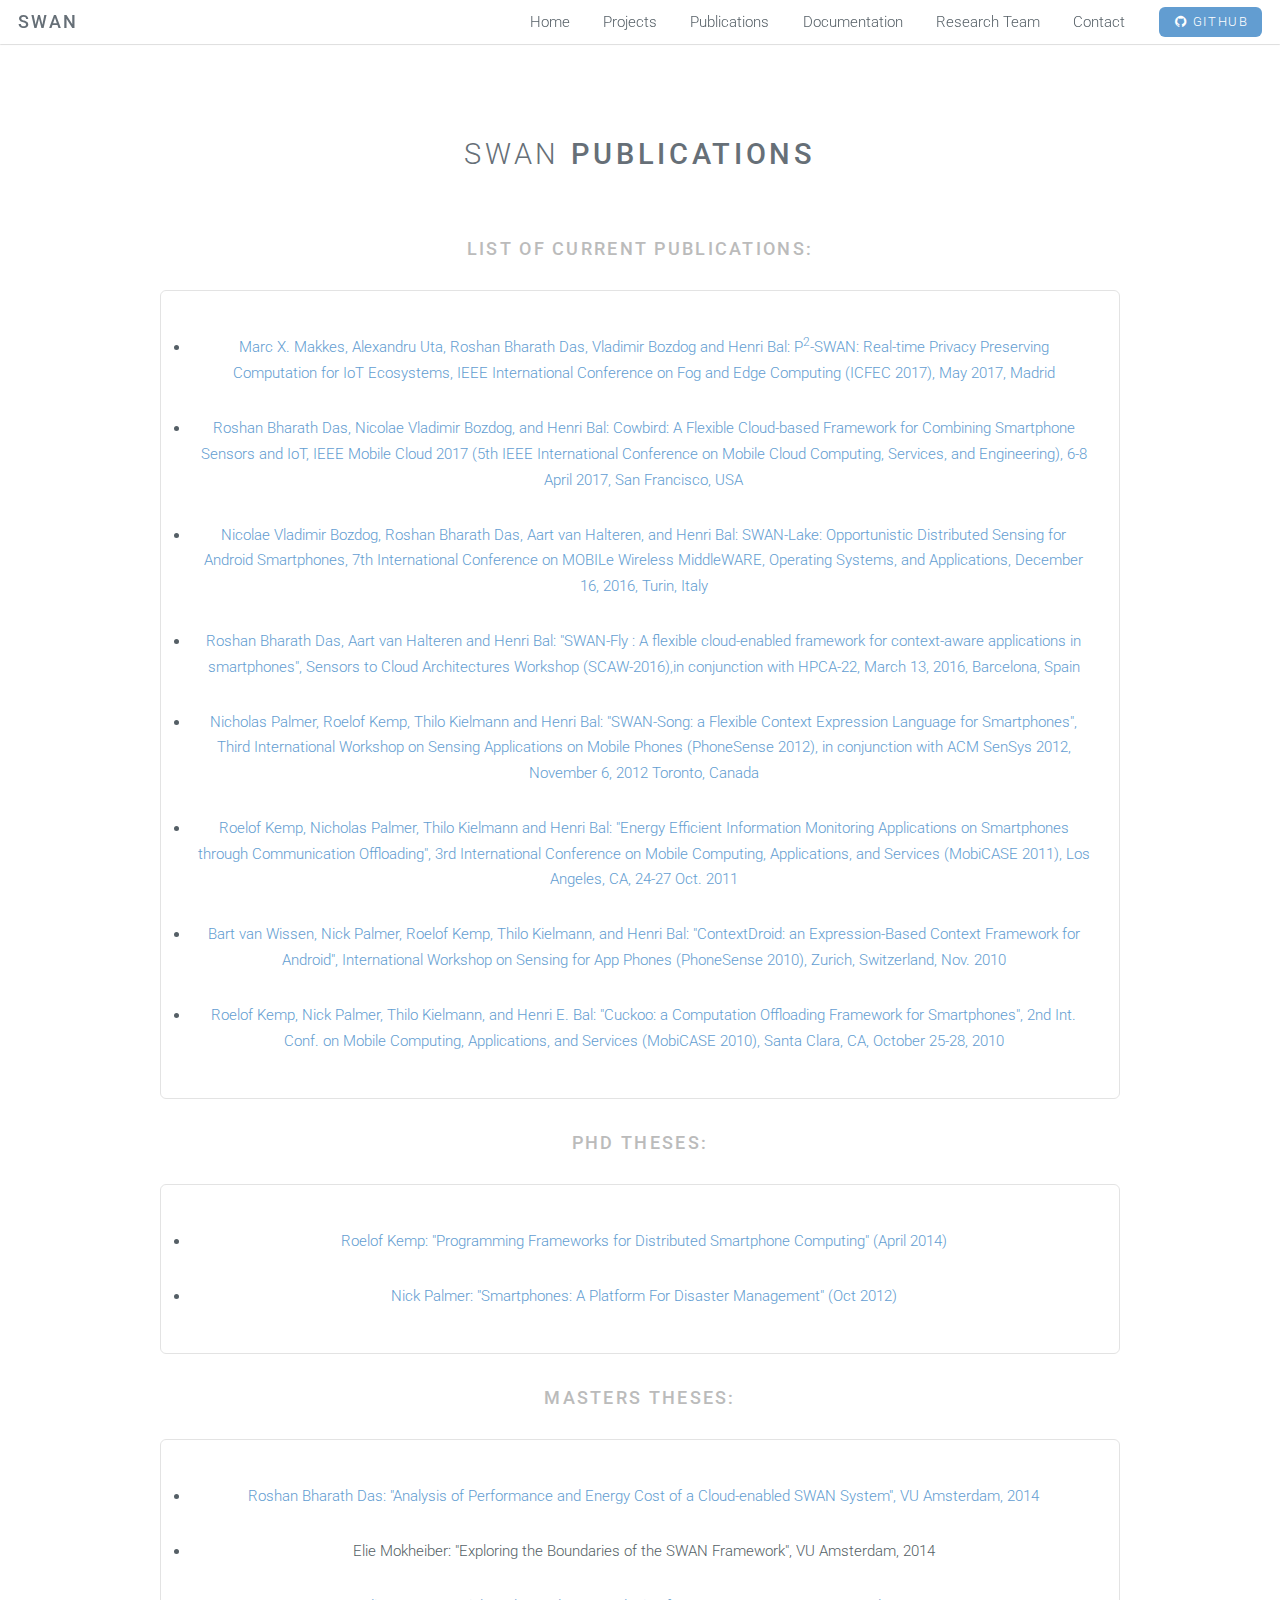
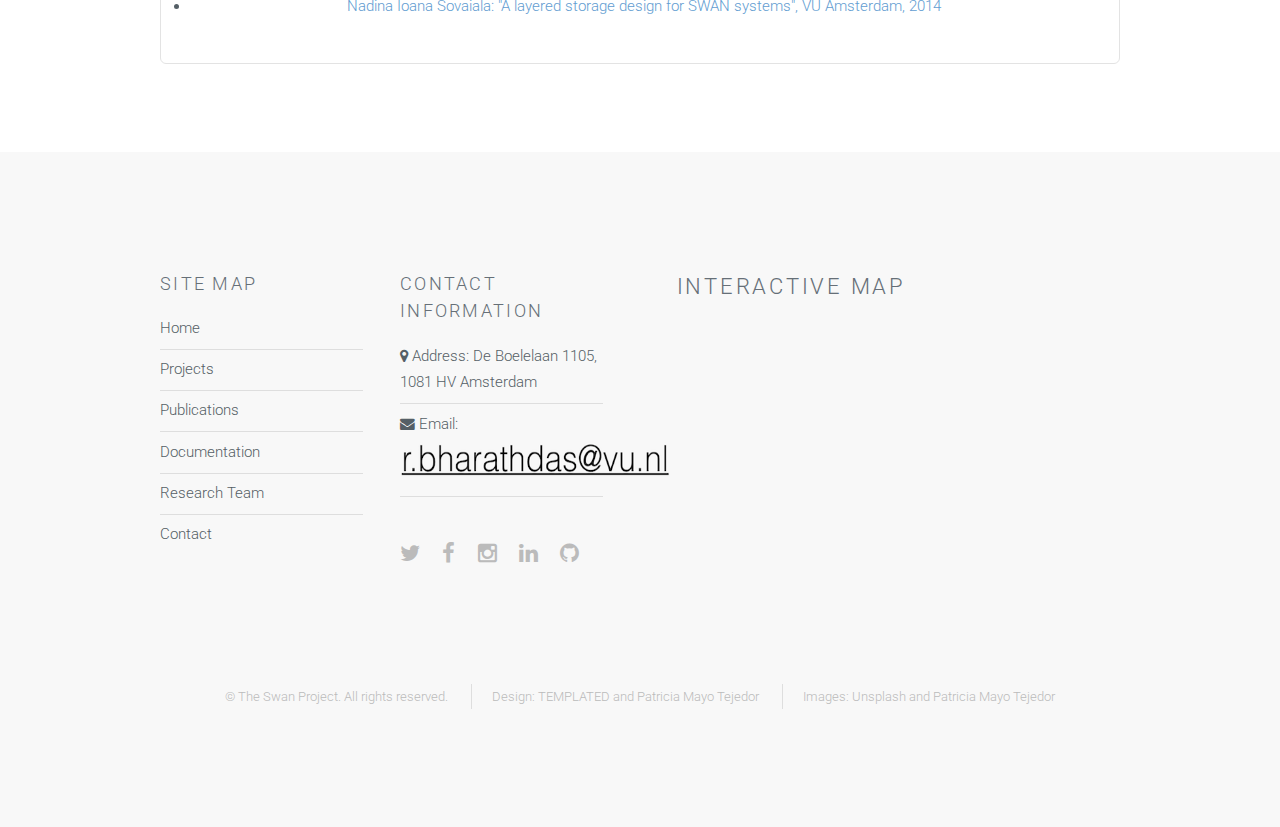
<file: publications.html>
<!DOCTYPE HTML>
<html>
	<head>
		<title>THE SWAN PROJECT</title>
		<meta http-equiv="content-type" content="text/html; charset=utf-8" />
		<meta name="description" content="" />
		<meta name="keywords" content="" />
		<!--[if lte IE 8]><script src="js/html5shiv.js"></script><![endif]-->
		<script src="js/jquery.min.js"></script>
		<script src="js/skel.min.js"></script>
		<script src="js/skel-layers.min.js"></script>
		<script src="js/init.js"></script>
		<!--<script src="https://maps.googleapis.com/maps/api/js?callback=initMap"
         async defer></script> -->

        <script src="http://code.jquery.com/jquery-1.12.4.js"></script>
        <script>
            $(function(){
              $("#header").load("header.html");
              $("#footer").load("footer.html");
            });
        </script>

		<noscript>
			<link rel="stylesheet" href="css/skel.css" />
			<link rel="stylesheet" href="css/style.css" />
			<link rel="stylesheet" href="css/style-xlarge.css" />
		</noscript>


	</head>
	<body id="top">

		<!-- Header -->
        <div id="header">
        <nav id="nav">
        <ul>
            <li><a href="index.html">Home</a></li>
<!-- ADD LATER						<li><a href="index.html">News</a></li>-->
            <li><a href="projects.html">Projects</a></li>
            <li><a href="publications.html">Publications</a></li>
            <li><a href="documentation.html">Documentation</a></li>
            <li><a href="research_team.html">Research Team</a></li>
            <li><a href="#footer">Contact</a></li>
            <li><a href="https://github.com/swandroid/" target="_blank" class="button special"><i class="icon fa-github"></i>  GITHUB</a></li>
        </ul>
        </nav>


        </div>

			<section  class="wrapper style1">
				<header class="major">
					<h2>SWAN <strong>PUBLICATIONS </strong></h2>
				</header>

				<div class="container">
                    <header style="text-align:center" class="minor">
                        <h3><strong><p>List of current publications:</p></strong></h3>
                    </header>

					<ul style="text-align:center"  class = "special box" target="_blank">
                        <li><p><a href="http://cs.vu.nl/~aua400/pubs/p-swan.pdf" target="_blank">Marc X. Makkes, Alexandru Uta, Roshan Bharath Das, Vladimir Bozdog and Henri Bal: P<sup>2</sup>-SWAN: Real-time Privacy Preserving Computation for IoT Ecosystems, IEEE International Conference on Fog and Edge Computing (ICFEC 2017), May 2017, Madrid</p></li>

                        <li><p><a href="http://ieeexplore.ieee.org/document/7944865" target="_blank">Roshan Bharath Das, Nicolae Vladimir Bozdog, and Henri Bal: Cowbird: A Flexible Cloud-based Framework for Combining Smartphone Sensors and IoT, IEEE Mobile Cloud 2017 (5th IEEE International Conference on Mobile Cloud Computing, Services, and Engineering), 6-8 April 2017, San Francisco, USA</p></li>

                        <li><p><a href="publication/swan-lake-paper.pdf" target="_blank">Nicolae Vladimir Bozdog, Roshan Bharath Das, Aart van Halteren, and Henri Bal: SWAN-Lake: Opportunistic Distributed Sensing for Android Smartphones, 7th International Conference on MOBILe Wireless MiddleWARE, Operating Systems, and Applications, December 16, 2016, Turin, Italy</a></p></li>

                        <li><p><a href="publication/swan-fly-paper.pdf" target="_blank"> Roshan Bharath Das, Aart van Halteren and Henri Bal: "SWAN-Fly : A flexible cloud-enabled framework for context-aware applications in smartphones", Sensors to Cloud Architectures Workshop (SCAW-2016),in conjunction with HPCA-22, March 13, 2016, Barcelona, Spain</a></p></li>

                        <li><p><a href="publication/swan-song.pdf" target="_blank"> Nicholas Palmer, Roelof Kemp, Thilo Kielmann and Henri Bal: "SWAN-Song: a Flexible Context Expression Language for Smartphones", Third International Workshop on Sensing Applications on Mobile Phones (PhoneSense 2012), in conjunction with ACM SenSys 2012, November 6, 2012 Toronto, Canada</a></p></li>

                        <li><p><a href="http://link.springer.com/chapter/10.1007/978-3-642-32320-1_5" target="_blank"> Roelof Kemp, Nicholas Palmer, Thilo Kielmann and Henri Bal: "Energy Efficient Information Monitoring Applications on Smartphones through Communication Offloading", 3rd International Conference on Mobile Computing, Applications, and Services (MobiCASE 2011), Los Angeles, CA, 24-27 Oct. 2011 </a></p></li>

                        <li><p><a href="http://sensorlab.cs.dartmouth.edu/phonesense/papers/Wissen-ContextDroid.pdf" target="_blank"> Bart van Wissen, Nick Palmer, Roelof Kemp, Thilo Kielmann, and Henri Bal: "ContextDroid: an Expression-Based Context Framework for Android", International Workshop on Sensing for App Phones (PhoneSense 2010), Zurich, Switzerland, Nov. 2010 </a></p></li>

                        <li><p><a href="http://www.asci.tudelft.nl/media/proceedings_asci_conference_2010/asci2010_submission_9.pdf" target="_blank"> Roelof Kemp, Nick Palmer, Thilo Kielmann, and Henri E. Bal: "Cuckoo: a Computation Offloading Framework for Smartphones", 2nd Int. Conf. on Mobile Computing, Applications, and Services (MobiCASE 2010), Santa Clara, CA, October 25-28, 2010 </a></p></li>
<!--
									<li><a href="#project2"><strong>Project 2: </strong> This is a brief explanation</a></li>
									<li><a href="#project3"><strong>Project 3: </strong> This is a brief explanation</a></li>
									<li><a href="#project4"><strong>Project 4: </strong> This is a brief explanation</a></li>
-->
					</ul>
				</div>

                <div class="container">
                    <header style="text-align:center" class="minor">
                        <h3><strong><p>PhD theses:</p></strong></h3>
                    </header>
                    <ul style="text-align:center" class = "special box">
                        <li><p><a href="http://dare.ubvu.vu.nl/bitstream/handle/1871/50612/dissertation.pdf?sequence=1" target="_blank"> Roelof Kemp: "Programming Frameworks for Distributed Smartphone Computing" (April 2014) </a></p></li>
                        <li><p><a href="http://www.cs.vu.nl/~bal/NickPalmer-PhD-thesis.pdf" target="_blank"> Nick Palmer: "Smartphones: A Platform For Disaster Management" (Oct 2012) </a></p></li>
                    </ul>
                </div>

                <div class="container">
                    <header style="text-align:center" class="minor">
                        <h3><strong><p>Masters theses:</p></strong></h3>
                    </header>
                    <ul style="text-align:center" class = "special box">
                        <li><p><a href="http://goodpractices.surf.nl/media/bijlagen/artikel-1666-aadb183f4497bbf6ed47cee1f7de0fc3.pdf" target="_blank"> Roshan Bharath Das: "Analysis of Performance and Energy Cost of a Cloud-enabled SWAN System", VU Amsterdam, 2014 </a></p> </li>
                        <li><p> Elie Mokheiber: "Exploring the Boundaries of the SWAN Framework", VU Amsterdam, 2014 </p> </li>
                        <li><p><a href="http://www.academia.edu/20099541/A_layered_storage_design_for_SWAN_systems" target="_blank"> Nadina Ioana Sovaiala: "A layered storage design for SWAN systems", VU Amsterdam, 2014 </a> </p> </li>
                    </ul>
                </div>

            </section>

        <!-- Footer -->
        <div id="footer"></div>

    </body>
</html>
</file>
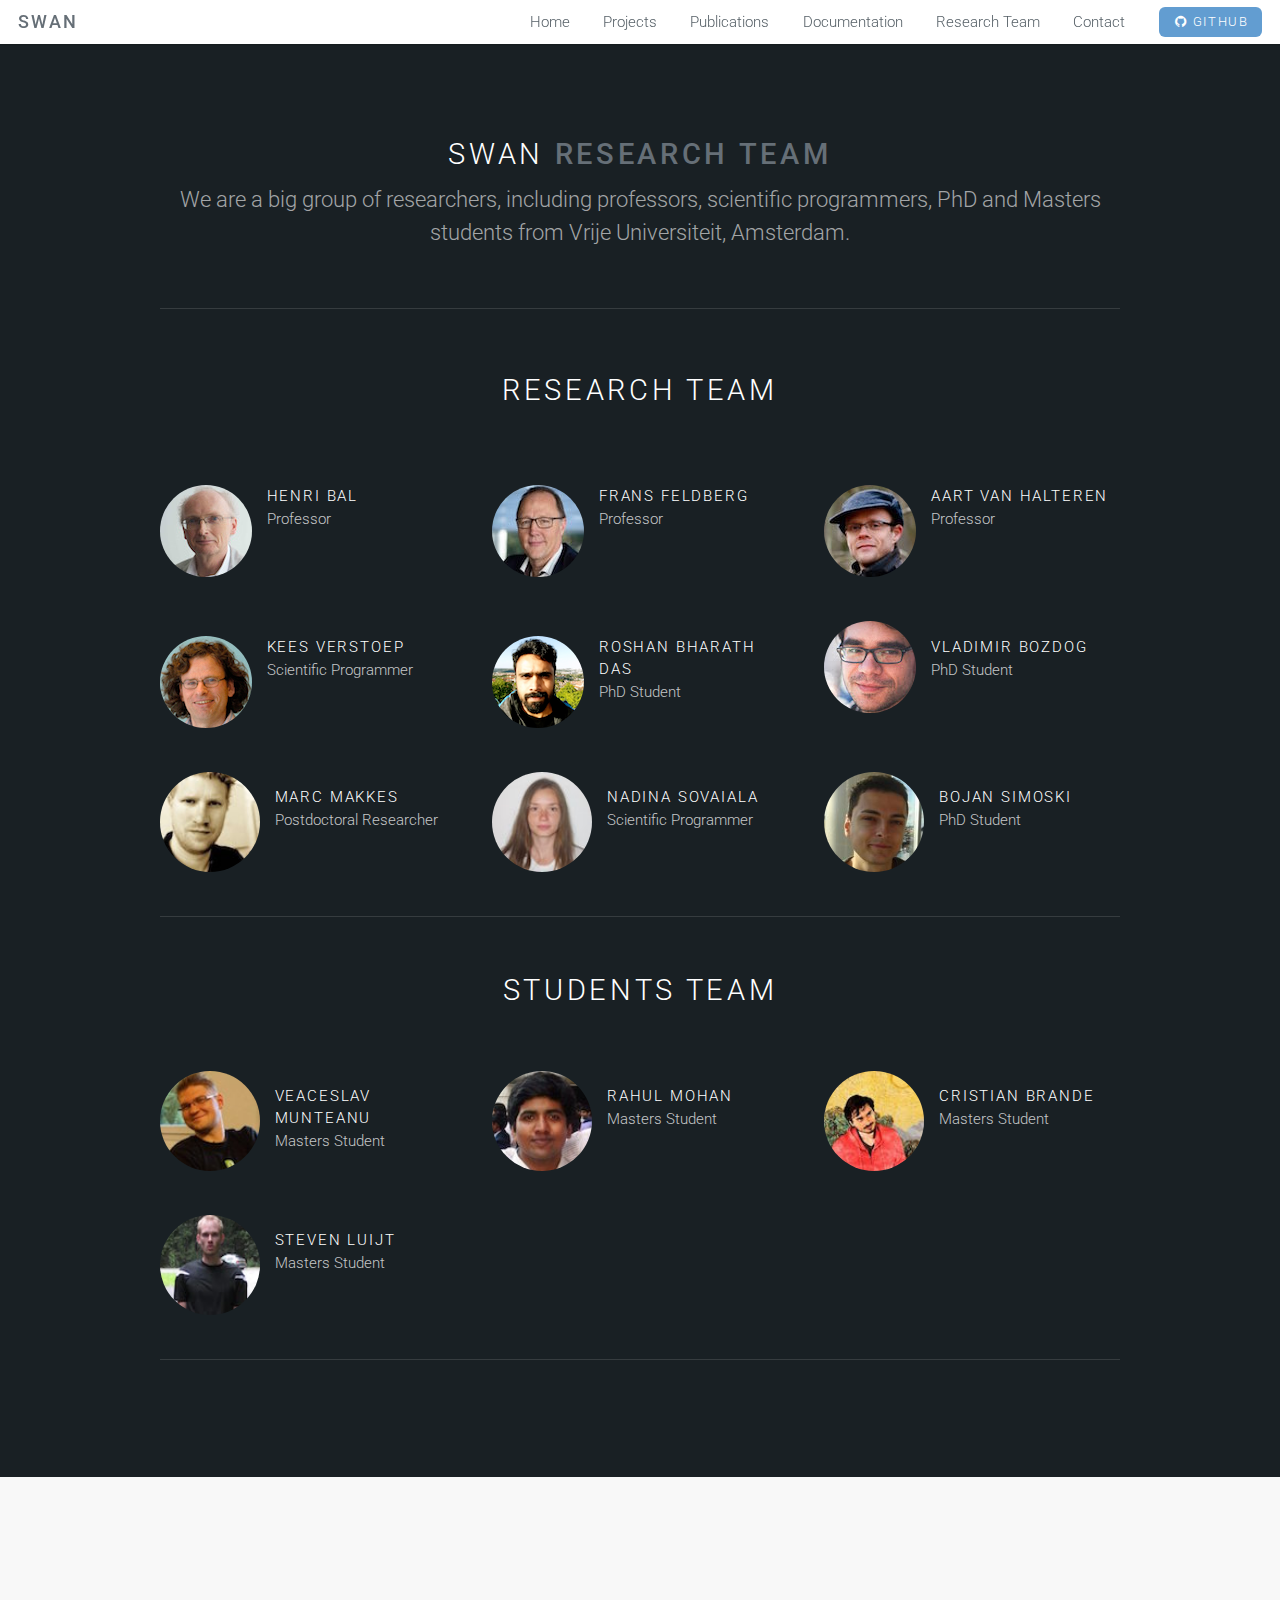
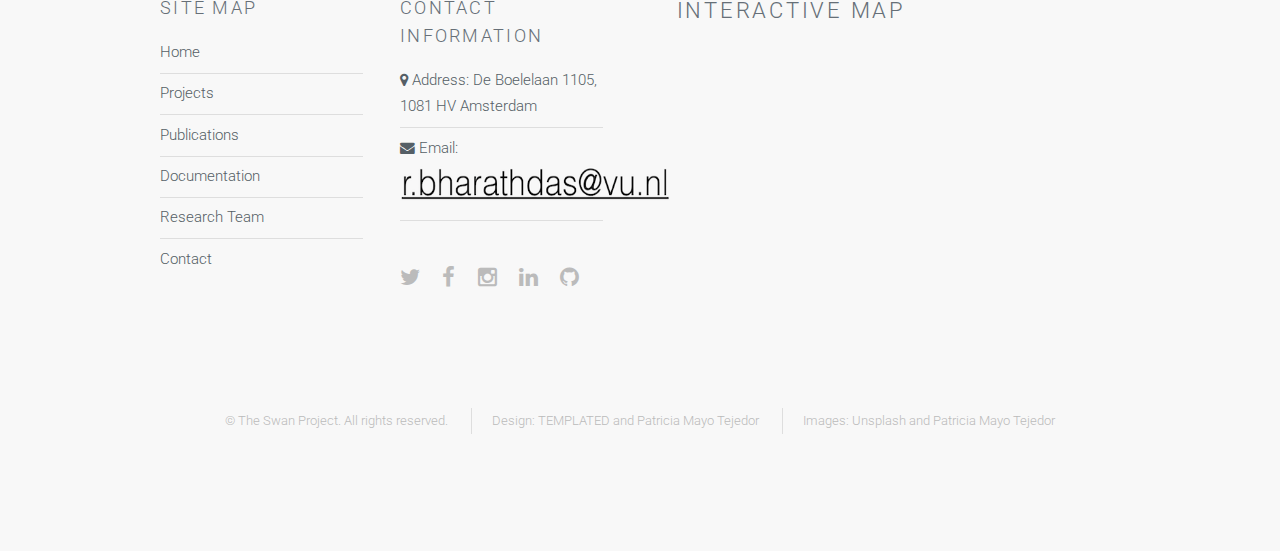
<file: research_team.html>
<!DOCTYPE HTML>
<!--
	Ion by TEMPLATED
	templated.co @templatedco
	Released for free under the Creative Commons Attribution 3.0 license (templated.co/license)
-->
<html>
	<head>
		<title>THE SWAN PROJECT</title>
		<meta http-equiv="content-type" content="text/html; charset=utf-8" />
		<meta name="description" content="" />
		<meta name="keywords" content="" />
		<!--[if lte IE 8]><script src="js/html5shiv.js"></script><![endif]-->
		<script src="js/jquery.min.js"></script>
		<script src="js/skel.min.js"></script>
		<script src="js/skel-layers.min.js"></script>
		<script src="js/init.js"></script>
        
        <script src="http://code.jquery.com/jquery-1.12.4.js"></script>
        <script> 
            $(function(){
              $("#header").load("header.html"); 
              $("#footer").load("footer.html"); 
            });
        </script> 
        
		<noscript>
			<link rel="stylesheet" href="css/skel.css" />
			<link rel="stylesheet" href="css/style.css" />
			<link rel="stylesheet" href="css/style-xlarge.css" />
		</noscript>
	</head>
	<body id="top">

		<!-- Header -->
        <div id="header">
        <nav id="nav">
        <ul>
            <li><a href="index.html">Home</a></li>
<!-- ADD LATER						<li><a href="index.html">News</a></li>-->
            <li><a href="projects.html">Projects</a></li>
            <li><a href="publications.html">Publications</a></li>
            <li><a href="documentation.html">Documentation</a></li>
            <li><a href="research_team.html">Research Team</a></li>
            <li><a href="#footer">Contact</a></li>
            <li><a href="https://github.com/swandroid/" target="_blank" class="button special"><i class="icon fa-github"></i>  GITHUB</a></li>
        </ul>
        </nav>
        
        </div>

		<!-- Main -->
					<!-- Two -->
			<section id="two" class="wrapper style2 special">
				<div class="container">
					<header class="major">
						<h2>SWAN <strong>RESEARCH TEAM</strong></h2>
						<p>We are a big group of researchers, including professors, scientific programmers, PhD and Masters students from Vrije Universiteit, Amsterdam.</p>
					</header>
					<section class="profiles">
						<header class="major">
							<h2>RESEARCH TEAM</h2>
						</header>
						<div class="row">
							<section class="4u 6u(medium) 12u$(xsmall) profile">
								<a href="http://www.cs.vu.nl/~bal/"><img src="images/henri_profile.png" alt="" /></a>
								<a href="http://www.cs.vu.nl/~bal/"><h4>Henri Bal</h4> </a>
								<p>Professor</p>
							</section> 
							<section class="4u 6u(medium) 12u$(xsmall) profile">
								<a href="http://www.kinresearch.nl/person/frans-feldberg/"><img src="images/frans_profile.png" alt="" /> </a>
								<a href="http://www.kinresearch.nl/person/frans-feldberg/"><h4>Frans Feldberg</h4> </a>
								<p>Professor</p>
							</section>
							<section class="4u 6u$(medium) 12u$(xsmall) profile">
								<a href="http://www.van-halteren.net/"><img src="images/aart_profile.png" alt="" /></a>
								<a href="http://www.van-halteren.net/"><h4>Aart van Halteren</h4></a>
								<p>Professor</p>
							</section>
						</div>
						<div class="row">
							<section class="4u 6u(medium) 12u$(xsmall) profile">
								<a href="http://www.cs.vu.nl/~versto/"><img src="images/kees_profile.png" alt="" /></a>
								<a href="http://www.cs.vu.nl/~versto/"><h4>Kees Verstoep</h4></a>
								<p>Scientific Programmer</p>
							</section>
							<section class="4u 6u(medium) 12u$(xsmall) profile">
								<a href="http://www.few.vu.nl/~rbs238/"><img src="images/roshan_profile.png" alt="" /></a>
								<a href="http://www.few.vu.nl/~rbs238/"><h4>Roshan Bharath Das</h4></a>
								<p>PhD Student</p>
							</section>
							<section class="4u 6u(medium) 12u$(xsmall) profile">
								<img src="images/vladimir_profile.png" alt="" />
								<h4>Vladimir Bozdog</h4>
								<p>PhD Student</p>
							</section>

						</div>
                        
                        <div class="row">
							<section class="4u 6u(medium) 12u$(xsmall) profile">
								<img src="images/marc_profile.jpg" alt=""  style="width:100px;height:100px;"/>
								<h4>Marc Makkes</h4>
								<p>Postdoctoral Researcher</p>
							</section>
							<section class="4u 6u(medium) 12u$(xsmall) profile">
								<img src="images/nadina_profile.jpg" alt=""  style="width:100px;height:100px;"/>
								<h4>Nadina Sovaiala</h4>
								<p>Scientific Programmer</p>
							</section>
                            <section class="4u 6u(medium) 12u$(xsmall) profile">
								<img src="images/bojan_profile.jpg" alt="" style="width:100px;height:100px;"/>
								<h4>Bojan Simoski</h4>
								<p>PhD Student</p>
							</section>
						</div>
						
						<header class="major" style="border-top: 1px solid rgba(144, 144, 144, 0.25)">
							<br>
							<br>
							<h2>STUDENTS TEAM</h2>
						</header>
						<div class="row">
							<section class="4u 6u(medium) 12u$(xsmall) profile">
								<img src="images/slavic-profile.jpg" alt="" style="width:100px;height:100px;" />
								<h4>Veaceslav Munteanu</h4>
								<p>Masters Student</p>
							</section> 
							<section class="4u 6u(medium) 12u$(xsmall) profile">
								<img src="images/rahul-profile.jpg" alt="" style="width:100px;height:100px;" />
								<h4>Rahul Mohan</h4>
								<p>Masters Student</p>
							</section> 
                            <section class="4u 6u(medium) 12u$(xsmall) profile">
								<img src="images/cristi-profile.jpg" alt="" style="width:100px;height:100px;" />
								<h4>Cristian Brande</h4>
								<p>Masters Student</p>
							</section> 
						</div>
						<div class="row">
							<section class="4u 6u(medium) 12u$(xsmall) profile">
								<img src="images/steven-profile.jpg" alt="" style="width:100px;height:100px;"/>
								<h4>Steven Luijt</h4>
								<p>Masters Student</p>
							</section>
						</div>
					</section>

					<footer>
						
					</footer>
				</div>
			</section>

		<!-- Footer -->
        <div id="footer"></div>

	</body>
</html>
</file>
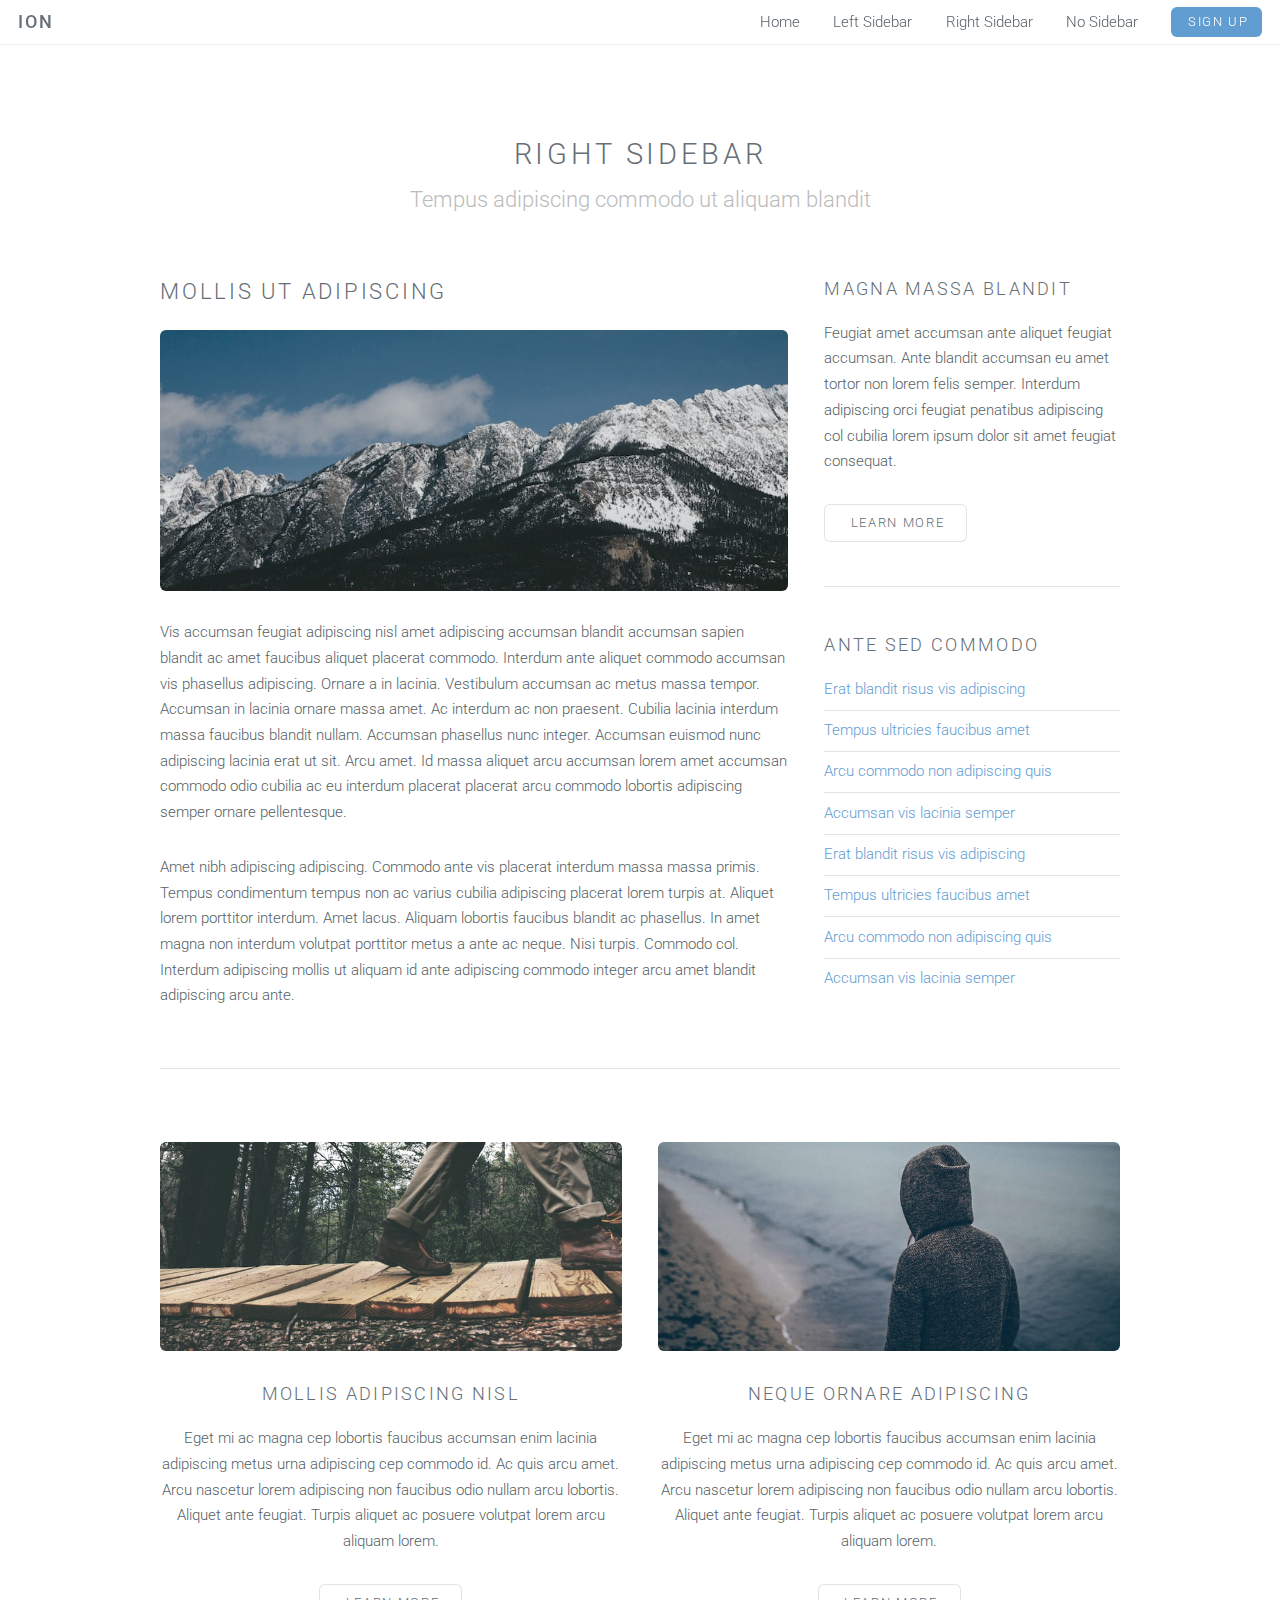
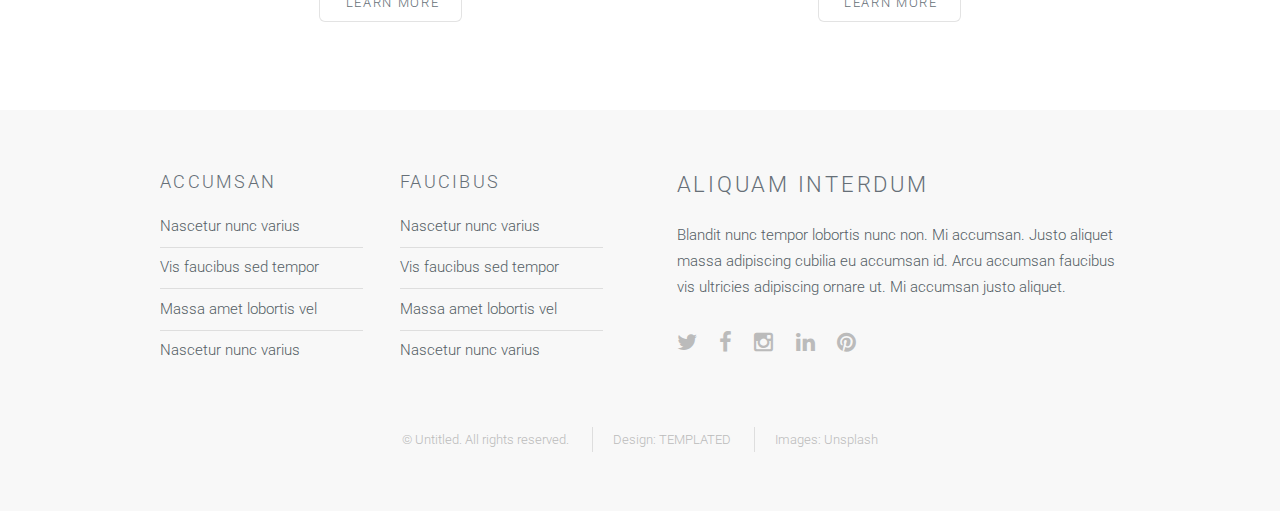
<file: right-sidebar.html>
<!DOCTYPE HTML>
<!--
	Ion by TEMPLATED
	templated.co @templatedco
	Released for free under the Creative Commons Attribution 3.0 license (templated.co/license)
-->
<html>
	<head>
		<title>Right Sidebar - Ion by TEMPLATED</title>
		<meta http-equiv="content-type" content="text/html; charset=utf-8" />
		<meta name="description" content="" />
		<meta name="keywords" content="" />
		<!--[if lte IE 8]><script src="js/html5shiv.js"></script><![endif]-->
		<script src="js/jquery.min.js"></script>
		<script src="js/skel.min.js"></script>
		<script src="js/skel-layers.min.js"></script>
		<script src="js/init.js"></script>
		<noscript>
			<link rel="stylesheet" href="css/skel.css" />
			<link rel="stylesheet" href="css/style.css" />
			<link rel="stylesheet" href="css/style-xlarge.css" />
		</noscript>
	</head>
	<body id="top">

		<!-- Header -->
			<header id="header" class="skel-layers-fixed">
				<h1><a href="#">Ion</a></h1>
				<nav id="nav">
					<ul>
						<li><a href="index.html">Home</a></li>
						<li><a href="left-sidebar.html">Left Sidebar</a></li>
						<li><a href="right-sidebar.html">Right Sidebar</a></li>
						<li><a href="no-sidebar.html">No Sidebar</a></li>
						<li><a href="#" class="button special">Sign Up</a></li>
					</ul>
				</nav>
			</header>

		<!-- Main -->
			<section id="main" class="wrapper style1">
				<header class="major">
					<h2>Right Sidebar</h2>
					<p>Tempus adipiscing commodo ut aliquam blandit</p>
				</header>
				<div class="container">
					<div class="row">
						<div class="8u">
							<section>
								<h2>Mollis ut adipiscing</h2>
								<a href="#" class="image fit"><img src="images/pic03.jpg" alt="" /></a>
								<p>Vis accumsan feugiat adipiscing nisl amet adipiscing accumsan blandit accumsan sapien blandit ac amet faucibus aliquet placerat commodo. Interdum ante aliquet commodo accumsan vis phasellus adipiscing. Ornare a in lacinia. Vestibulum accumsan ac metus massa tempor. Accumsan in lacinia ornare massa amet. Ac interdum ac non praesent. Cubilia lacinia interdum massa faucibus blandit nullam. Accumsan phasellus nunc integer. Accumsan euismod nunc adipiscing lacinia erat ut sit. Arcu amet. Id massa aliquet arcu accumsan lorem amet accumsan commodo odio cubilia ac eu interdum placerat placerat arcu commodo lobortis adipiscing semper ornare pellentesque.</p>
								<p>Amet nibh adipiscing adipiscing. Commodo ante vis placerat interdum massa massa primis. Tempus condimentum tempus non ac varius cubilia adipiscing placerat lorem turpis at. Aliquet lorem porttitor interdum. Amet lacus. Aliquam lobortis faucibus blandit ac phasellus. In amet magna non interdum volutpat porttitor metus a ante ac neque. Nisi turpis. Commodo col. Interdum adipiscing mollis ut aliquam id ante adipiscing commodo integer arcu amet blandit adipiscing arcu ante.</p>
							</section>
						</div>
						<div class="4u">
							<section>
								<h3>Magna massa blandit</h3>
								<p>Feugiat amet accumsan ante aliquet feugiat accumsan. Ante blandit accumsan eu amet tortor non lorem felis semper. Interdum adipiscing orci feugiat penatibus adipiscing col cubilia lorem ipsum dolor sit amet feugiat consequat.</p>
								<ul class="actions">
									<li><a href="#" class="button alt">Learn More</a></li>
								</ul>
							</section>
							<hr />
							<section>
								<h3>Ante sed commodo</h3>
								<ul class="alt">
									<li><a href="#">Erat blandit risus vis adipiscing</a></li>
									<li><a href="#">Tempus ultricies faucibus amet</a></li>
									<li><a href="#">Arcu commodo non adipiscing quis</a></li>
									<li><a href="#">Accumsan vis lacinia semper</a></li>
									<li><a href="#">Erat blandit risus vis adipiscing</a></li>
									<li><a href="#">Tempus ultricies faucibus amet</a></li>
									<li><a href="#">Arcu commodo non adipiscing quis</a></li>
									<li><a href="#">Accumsan vis lacinia semper</a></li>
								</ul>
							</section>
						</div>
					</div>
					<hr class="major" />
					<div class="row">
						<div class="6u">
							<section class="special">
								<a href="#" class="image fit"><img src="images/pic01.jpg" alt="" /></a>
								<h3>Mollis adipiscing nisl</h3>
								<p>Eget mi ac magna cep lobortis faucibus accumsan enim lacinia adipiscing metus urna adipiscing cep commodo id. Ac quis arcu amet. Arcu nascetur lorem adipiscing non faucibus odio nullam arcu lobortis. Aliquet ante feugiat. Turpis aliquet ac posuere volutpat lorem arcu aliquam lorem.</p>
								<ul class="actions">
									<li><a href="#" class="button alt">Learn More</a></li>
								</ul>
							</section>
						</div>
						<div class="6u">
							<section class="special">
								<a href="#" class="image fit"><img src="images/pic02.jpg" alt="" /></a>
								<h3>Neque ornare adipiscing</h3>
								<p>Eget mi ac magna cep lobortis faucibus accumsan enim lacinia adipiscing metus urna adipiscing cep commodo id. Ac quis arcu amet. Arcu nascetur lorem adipiscing non faucibus odio nullam arcu lobortis. Aliquet ante feugiat. Turpis aliquet ac posuere volutpat lorem arcu aliquam lorem.</p>
								<ul class="actions">
									<li><a href="#" class="button alt">Learn More</a></li>
								</ul>
							</section>
						</div>
					</div>
				</div>
			</section>

		<!-- Footer -->
			<footer id="footer">
				<div class="container">
					<div class="row double">
						<div class="6u">
							<div class="row collapse-at-2">
								<div class="6u">
									<h3>Accumsan</h3>
									<ul class="alt">
										<li><a href="#">Nascetur nunc varius</a></li>
										<li><a href="#">Vis faucibus sed tempor</a></li>
										<li><a href="#">Massa amet lobortis vel</a></li>
										<li><a href="#">Nascetur nunc varius</a></li>
									</ul>
								</div>
								<div class="6u">
									<h3>Faucibus</h3>
									<ul class="alt">
										<li><a href="#">Nascetur nunc varius</a></li>
										<li><a href="#">Vis faucibus sed tempor</a></li>
										<li><a href="#">Massa amet lobortis vel</a></li>
										<li><a href="#">Nascetur nunc varius</a></li>
									</ul>
								</div>
							</div>
						</div>
						<div class="6u">
							<h2>Aliquam Interdum</h2>
							<p>Blandit nunc tempor lobortis nunc non. Mi accumsan. Justo aliquet massa adipiscing cubilia eu accumsan id. Arcu accumsan faucibus vis ultricies adipiscing ornare ut. Mi accumsan justo aliquet.</p>
							<ul class="icons">
								<li><a href="#" class="icon fa-twitter"><span class="label">Twitter</span></a></li>
								<li><a href="#" class="icon fa-facebook"><span class="label">Facebook</span></a></li>
								<li><a href="#" class="icon fa-instagram"><span class="label">Instagram</span></a></li>
								<li><a href="#" class="icon fa-linkedin"><span class="label">LinkedIn</span></a></li>
								<li><a href="#" class="icon fa-pinterest"><span class="label">Pinterest</span></a></li>
							</ul>
						</div>
					</div>
					<ul class="copyright">
						<li>&copy; Untitled. All rights reserved.</li>
						<li>Design: <a href="http://templated.co">TEMPLATED</a></li>
						<li>Images: <a href="http://unsplash.com">Unsplash</a></li>
					</ul>
				</div>
			</footer>

	</body>
</html>
</file>
<file: css/style-xlarge.css>
/*
	Ion by TEMPLATED
	templated.co @templatedco
	Released for free under the Creative Commons Attribution 3.0 license (templated.co/license)
*/

/* Basic */

	body, input, select, textarea {
		font-size: 12pt;
	}

/* Banner */

	#banner {
		padding: 9em 0;
	}
</file>
<file: css/skel.css>
/* Resets (http://meyerweb.com/eric/tools/css/reset/ | v2.0 | 20110126 | License: none (public domain)) */

	html,body,div,span,applet,object,iframe,h1,h2,h3,h4,h5,h6,p,blockquote,pre,a,abbr,acronym,address,big,cite,code,del,dfn,em,img,ins,kbd,q,s,samp,small,strike,strong,sub,sup,tt,var,b,u,i,center,dl,dt,dd,ol,ul,li,fieldset,form,label,legend,table,caption,tbody,tfoot,thead,tr,th,td,article,aside,canvas,details,embed,figure,figcaption,footer,header,hgroup,menu,nav,output,ruby,section,summary,time,mark,audio,video{margin:0;padding:0;border:0;font-size:100%;font:inherit;vertical-align:baseline;}article,aside,details,figcaption,figure,footer,header,hgroup,menu,nav,section{display:block;}body{line-height:1;}ol,ul{list-style:none;}blockquote,q{quotes:none;}blockquote:before,blockquote:after,q:before,q:after{content:'';content:none;}table{border-collapse:collapse;border-spacing:0;}body{-webkit-text-size-adjust:none}

/* Box Model */

	*, *:before, *:after {
		-moz-box-sizing: border-box;
		-webkit-box-sizing: border-box;
		box-sizing: border-box;
	}

/* Container */

	body {
		/* min-width: (containers) */
		min-width: 1200px;
	}

	.container {
		margin-left: auto;
		margin-right: auto;
		
		/* width: (containers) */
		width: 1200px;
	}

	/* Modifiers */
	
		.container.small {
			/* width: (containers) * 0.75; */
			width: 900px;
		}

		.container.big {
			width: 100%;

			/* max-width: (containers) * 1.25; */
			max-width: 1500px;

			/* min-width: (containers); */
			min-width: 1200px;
		}

/* Grid */

	.\31 2u { width: 100% }
	.\31 1u { width: 91.6666666667% }
	.\31 0u { width: 83.3333333333% }
	.\39 u { width: 75% }
	.\38 u { width: 66.6666666667% }
	.\37 u { width: 58.3333333333% }
	.\36 u { width: 50% }
	.\35 u { width: 41.6666666667% }
	.\34 u { width: 33.3333333333% }
	.\33 u { width: 25% }
	.\32 u { width: 16.6666666667% }
	.\31 u { width: 8.3333333333% }
	.\-11u { margin-left: 91.6666666667% }
	.\-10u { margin-left: 83.3333333333% }
	.\-9u { margin-left: 75% }
	.\-8u { margin-left: 66.6666666667% }
	.\-7u { margin-left: 58.3333333333% }
	.\-6u { margin-left: 50% }
	.\-5u { margin-left: 41.6666666667% }
	.\-4u { margin-left: 33.3333333333% }
	.\-3u { margin-left: 25% }
	.\-2u { margin-left: 16.6666666667% }
	.\-1u { margin-left: 8.3333333333% }

	/* Rows */

		.row > * {
			float: left;
		}

		.row:after {
			content: '';
			display: block;
			clear: both;
			height: 0;
		}

		.row:first-child > * {
			padding-top: 0 !important;
		}

		.row.uniform > * > :first-child {
			margin-top: 0;
		}

		.row.uniform > * > :last-child {
			margin-bottom: 0;
		}

		/* Normal */

			.row > * {
				/* padding-left: (gutters.vertical) */
				padding-left: 4em;
			}

			.row + .row > * {
				/* padding: (gutters.horizontal) 0 0 (gutters.vertical) */
				padding: 0 0 0 4em;
			}

			.row {
				/* margin-left: -(gutters.vertical) */
				margin-left: -4em;
			}

			.row + .row.uniform > * {
				/* padding: (gutters.vertical) 0 0 (gutters.vertical) */
				padding: 4em 0 0 4em;
			}

		/* Flush */

			.row.flush > * {
				padding-left: 0;
			}

			.row + .row.flush > * {
				padding: 0;
			}

			.row.flush {
				margin-left: 0;
			}

			.row + .row.uniform.flush > * {
				padding: 0;
			}

		/* Quarter */

			.row.quarter > * {
				/* padding-left: (gutters.vertical * 0.25) */
				padding-left: 1em;
			}

			.row + .row.quarter > * {
				/* padding: (gutters.horizontal * 0.25) 0 0 (gutters.vertical * 0.25) */
				padding: 0 0 0 1em;
			}

			.row.quarter {
				/* margin-left: -(gutters.vertical * 0.25) */
				margin-left: -1em;
			}

			.row + .row.uniform.quarter > * {
				/* padding: (gutters.vertical * 0.25) 0 0 (gutters.vertical * 0.25) */
				padding: 1em 0 0 1em;
			}

		/* Half */

			.row.half > * {
				/* padding-left: (gutters.vertical * 0.5) */
				padding-left: 2em;
			}

			.row + .row.half > * {
				/* padding: (gutters.horizontal * 0.5) 0 0 (gutters.vertical * 0.5) */
				padding: 0 0 0 2em;
			}

			.row.half {
				/* margin-left: -(gutters.vertical * 0.5) */
				margin-left: -2em;
			}

			.row + .row.uniform.half > * {
				/* padding: (gutters.vertical * 0.5) 0 0 (gutters.vertical * 0.5) */
				padding: 2em 0 0 2em;
			}

		/* One and (a) Half */

			.row.oneandhalf > * {
				/* padding-left: (gutters.vertical * 1.5) */
				padding-left: 6em;
			}

			.row + .row.oneandhalf > * {
				/* padding: (gutters.horizontal * 1.5) 0 0 (gutters.vertical * 1.5) */
				padding: 0 0 0 6em;
			}

			.row.oneandhalf {
				/* margin-left: -(gutters.vertical * 1.5) */
				margin-left: -6em;
			}

			.row + .row.uniform.oneandhalf > * {
				/* padding: (gutters.vertical * 1.5) 0 0 (gutters.vertical * 1.5) */
				padding: 6em 0 0 6em;
			}

		/* Double */

			.row.double > * {
				/* padding-left: (gutters.vertical * 2) */
				padding-left: 8em;
			}

			.row + .row.double > * {
				/* padding: (gutters.horizontal * 2) 0 0 (gutters.vertical * 2) */
				padding: 0 0 0 8em;
			}

			.row.double {
				/* margin-left: -(gutters.vertical * 2) */
				margin-left: -8em;
			}

			.row + .row.uniform.double > * {
				/* padding: (gutters.vertical * 2) 0 0 (gutters.vertical * 2) */
				padding: 8em 0 0 8em;
			}
</file>
<file: css/style.css>
@charset "UTF-8";
@import url(font-awesome.min.css);
@import url("http://fonts.googleapis.com/css?family=Roboto:500,300");

/*
	Ion by TEMPLATED
	templated.co @templatedco
	Released for free under the Creative Commons Attribution 3.0 license (templated.co/license)
*/

/* Basic */

	body {
		background: #fff;
	}

	body, input, select, textarea {
		color: #555f66;
		font-family: "Roboto", Helvetica, sans-serif;
		font-size: 14pt;
		font-weight: 300;
		line-height: 1.75em;
	}

	a {
		color: #629DD1;
		text-decoration: none;
	}

		a:hover {
			text-decoration: underline;
		}

	strong, b {
		color: #666f77;
		font-weight: 500;
	}

	em, i {
		font-style: italic;
	}

	p {
		margin: 0 0 2em 0;
	}

	h1, h2, h3, h4, h5, h6 {
		color: #666f77;
		font-weight: 300;
		line-height: 1em;
		margin: 0 0 1em 0;
		text-transform: uppercase;
		letter-spacing: 0.125em;
	}

		h1 a, h2 a, h3 a, h4 a, h5 a, h6 a {
			color: inherit;
			text-decoration: none;
		}

	h2 {
		font-size: 1.5em;
		line-height: 1.5em;
	}

	h3 {
		font-size: 1.25em;
		line-height: 1.5em;
	}

	h4 {
		font-size: 1em;
		line-height: 1.5em;
	}

	h5 {
		font-size: 0.9em;
		line-height: 1.5em;
	}

	h6 {
		font-size: 0.7em;
		line-height: 1.5em;
	}

	sub {
		font-size: 0.8em;
		position: relative;
		top: 0.5em;
	}

	sup {
		font-size: 0.8em;
		position: relative;
		top: -0.5em;
	}

	hr {
		border: 0;
		border-bottom: solid 1px rgba(144, 144, 144, 0.25);
		margin: 3em 0;
	}

		hr.major {
			margin: 2em 0 5em 0;
		}

	blockquote {
		border-left: solid 4px rgba(144, 144, 144, 0.25);
		font-style: italic;
		margin: 0 0 2em 0;
		padding: 0.5em 0 0.5em 2em;
	}

	code {
		background: rgba(144, 144, 144, 0.075);
		border-radius: 6px;
		border: solid 1px rgba(144, 144, 144, 0.25);
		font-family: "Courier New", monospace;
		font-size: 0.9em;
		margin: 0 0.25em;
		padding: 0.25em 0.65em;
	}

	pre {
		-webkit-overflow-scrolling: touch;
		font-family: "Courier New", monospace;
		font-size: 0.9em;
		margin: 0 0 2em 0;
		overflow-x: auto;
	}

		pre code {
			display: block;
			line-height: 1.75em;
			padding: 1em 1.5em;
		}

	.align-left {
		text-align: left;
	}

	.align-center {
		text-align: center;
	}

	.align-right {
		text-align: right;
	}

/* Map frame of the footer*/

    .google-maps {
        position: relative;
        padding-bottom: 75%; // This is the aspect ratio
        height: 0;
        overflow: hidden;
    }
    .google-maps iframe {
        position: absolute;
        top: 0;
        left: 0;
        width: 100% !important;
        height: 90% !important;
    }



/* Section/Article */

	section.special, article.special {
		text-align: center;
	}

	header p {
		color: #bbb;
		position: relative;
		margin: 0 0 1.5em 0;
	}

	header h2 + p {
		font-size: 1.25em;
		margin-top: -1em;
		line-height: 1.5em;
	}

	header h3 + p {
		font-size: 1.1em;
		margin-top: -0.85em;
		line-height: 1.5em;
	}

	header h4 + p,
	header h5 + p,
	header h6 + p {
		font-size: 0.9em;
		margin-top: -0.75em;
		line-height: 1.5em;
	}

	header.major {
		text-align: center;
		margin: 0 0 4em 0;
	}

		header.major h2 {
			font-size: 2em;
		}

		header.major h2 + p {
			font-size: 1.5em;
			margin: -1em 0 2em 0;
		}

/* Form */

	form {
		margin: 0 0 2em 0;
	}

	label {
		color: #666f77;
		display: block;
		font-size: 0.9em;
		font-weight: 500;
		margin: 0 0 1em 0;
	}

	input[type="text"],
	input[type="password"],
	input[type="email"],
	select,
	textarea {
		-moz-appearance: none;
		-webkit-appearance: none;
		-o-appearance: none;
		-ms-appearance: none;
		appearance: none;
		background: rgba(144, 144, 144, 0.075);
		border-radius: 6px;
		border: none;
		border: solid 1px rgba(144, 144, 144, 0.25);
		color: inherit;
		display: block;
		outline: 0;
		padding: 0 1em;
		text-decoration: none;
		width: 100%;
	}

		input[type="text"]:invalid,
		input[type="password"]:invalid,
		input[type="email"]:invalid,
		select:invalid,
		textarea:invalid {
			box-shadow: none;
		}

		input[type="text"]:focus,
		input[type="password"]:focus,
		input[type="email"]:focus,
		select:focus,
		textarea:focus {
			border-color: #629DD1;
			box-shadow: 0 0 0 1px #629DD1;
		}

	.select-wrapper {
		text-decoration: none;
		display: block;
		position: relative;
	}

		.select-wrapper:before {
			content: "";
			-moz-osx-font-smoothing: grayscale;
			-webkit-font-smoothing: antialiased;
			font-family: FontAwesome;
			font-style: normal;
			font-weight: normal;
			text-transform: none !important;
		}

		.select-wrapper:before {
			color: rgba(144, 144, 144, 0.25);
			display: block;
			height: 2.75em;
			line-height: 2.75em;
			pointer-events: none;
			position: absolute;
			right: 0;
			text-align: center;
			top: 0;
			width: 2.75em;
		}

		.select-wrapper select::-ms-expand {
			display: none;
		}

	input[type="text"],
	input[type="password"],
	input[type="email"],
	select {
		height: 2.75em;
	}

	textarea {
		padding: 0.75em 1em;
	}

	input[type="checkbox"],
	input[type="radio"] {
		-moz-appearance: none;
		-webkit-appearance: none;
		-o-appearance: none;
		-ms-appearance: none;
		appearance: none;
		display: block;
		float: left;
		margin-right: -2em;
		opacity: 0;
		width: 1em;
		z-index: -1;
	}

		input[type="checkbox"] + label,
		input[type="radio"] + label {
			text-decoration: none;
			color: #555f66;
			cursor: pointer;
			display: inline-block;
			font-size: 1em;
			font-weight: 300;
			padding-left: 2.4em;
			padding-right: 0.75em;
			position: relative;
		}

			input[type="checkbox"] + label:before,
			input[type="radio"] + label:before {
				-moz-osx-font-smoothing: grayscale;
				-webkit-font-smoothing: antialiased;
				font-family: FontAwesome;
				font-style: normal;
				font-weight: normal;
				text-transform: none !important;
			}

			input[type="checkbox"] + label:before,
			input[type="radio"] + label:before {
				background: rgba(144, 144, 144, 0.075);
				border-radius: 6px;
				border: solid 1px rgba(144, 144, 144, 0.25);
				content: '';
				display: inline-block;
				height: 1.65em;
				left: 0;
				line-height: 1.58125em;
				position: absolute;
				text-align: center;
				top: 0;
				width: 1.65em;
			}

		input[type="checkbox"]:checked + label:before,
		input[type="radio"]:checked + label:before {
			background: #192024;
			border-color: #192024;
			color: #ffffff;
			content: '\f00c';
		}

		input[type="checkbox"]:focus + label:before,
		input[type="radio"]:focus + label:before {
			border-color: #629DD1;
			box-shadow: 0 0 0 1px #629DD1;
		}

	input[type="checkbox"] + label:before {
		border-radius: 6px;
	}

	input[type="radio"] + label:before {
		border-radius: 100%;
	}

	::-webkit-input-placeholder {
		color: #bbb !important;
		opacity: 1.0;
	}

	:-moz-placeholder {
		color: #bbb !important;
		opacity: 1.0;
	}

	::-moz-placeholder {
		color: #bbb !important;
		opacity: 1.0;
	}

	:-ms-input-placeholder {
		color: #bbb !important;
		opacity: 1.0;
	}

	.formerize-placeholder {
		color: #bbb !important;
		opacity: 1.0;
	}

/* Box */

	.box {
		border-radius: 6px;
		border: solid 1px rgba(144, 144, 144, 0.25);
		margin-bottom: 2em;
		padding: 3em 2em;
	}

		.box > :last-child,
		.box > :last-child > :last-child,
		.box > :last-child > :last-child > :last-child {
			margin-bottom: 0;
		}

		.box.alt {
			border: 0;
			border-radius: 0;
			padding: 0;
		}

/* Icon */

	.icon {
		text-decoration: none;
		border-bottom: none;
		position: relative;
	}

		.icon:before {
			-moz-osx-font-smoothing: grayscale;
			-webkit-font-smoothing: antialiased;
			font-family: FontAwesome;
			font-style: normal;
			font-weight: normal;
			text-transform: none !important;
		}

		.icon > .label {
			display: none;
		}

		.icon.major {
			display: inline-block;
			margin: 0 0 1.25em 0;
			color: #ffffff;
			background: #629DD1;
			width: 3em;
			height: 3em;
			font-size: 2em;
			text-align: center;
			line-height: 3em;
			border-radius: 100%;
			box-shadow: 0 0 0 10px #fff, 0 0 0 11px rgba(144, 144, 144, 0.25);
		}

/* Image */

	.image {
		border-radius: 6px;
		border: 0;
		display: inline-block;
		position: relative;
	}

		.image img {
			border-radius: 6px;
			display: block;
		}

		.image.left {
			float: left;
			padding: 0 1.5em 1em 0;
			top: 0.25em;
		}

		.image.right {
			float: right;
			padding: 0 0 1em 1.5em;
			top: 0.25em;
		}

		.image.fit {
			display: block;
			margin: 0 0 2em 0;
			width: 100%;
		}

			.image.fit img {
				display: block;
				width: 100%;
			}

/* List */

	ol {
		list-style: decimal;
		margin: 0 0 2em 0;
		padding-left: 1.25em;
	}

		ol li {
			padding-left: 0.25em;
		}

	ul {
		list-style: disc;
		margin: 0 0 2em 0;
		padding-left: 1em;
	}

		ul li {
			padding-left: 0.5em;
		}

		ul.alt {
			list-style: none;
			padding-left: 0;
		}

			ul.alt li {
				border-top: solid 1px rgba(144, 144, 144, 0.25);
				padding: 0.5em 0;
			}

				ul.alt li:first-child {
					border-top: 0;
					padding-top: 0;
				}

		ul.icons {
			cursor: default;
			list-style: none;
			padding-left: 0;
		}

			ul.icons li {
				display: inline-block;
				padding: 0 1.25em 0 0;
			}

				ul.icons li:last-child {
					padding-right: 0;
				}

				ul.icons li .icon:before {
					font-size: 1.5em;
				}

		ul.actions {
			cursor: default;
			list-style: none;
			padding-left: 0;
		}

			ul.actions li {
				display: inline-block;
				padding: 0 1em 0 0;
				vertical-align: middle;
			}

				ul.actions li:last-child {
					padding-right: 0;
				}

			ul.actions.small li {
				padding: 0 0.5em 0 0;
			}

			ul.actions.vertical li {
				display: block;
				padding: 1em 0 0 0;
			}

				ul.actions.vertical li:first-child {
					padding-top: 0;
				}

				ul.actions.vertical li > * {
					margin-bottom: 0;
				}

			ul.actions.vertical.small li {
				padding: 0.5em 0 0 0;
			}

				ul.actions.vertical.small li:first-child {
					padding-top: 0;
				}

			ul.actions.fit {
				display: table;
				margin-left: -1em;
				padding: 0;
				table-layout: fixed;
				width: calc(100% + 1em);
			}

				ul.actions.fit li {
					display: table-cell;
					padding: 0 0 0 1em;
				}

					ul.actions.fit li > * {
						margin-bottom: 0;
					}

				ul.actions.fit.small {
					margin-left: -0.5em;
					width: calc(100% + 0.5em);
				}

					ul.actions.fit.small li {
						padding: 0 0 0 0.5em;
					}

	dl {
		margin: 0 0 2em 0;
	}

/* Table */

	.table-wrapper {
		-webkit-overflow-scrolling: touch;
		overflow-x: auto;
	}

	table {
		margin: 0 0 2em 0;
		width: 100%;
	}

		table tbody tr {
			border: solid 1px rgba(144, 144, 144, 0.25);
			border-left: 0;
			border-right: 0;
		}

			table tbody tr:nth-child(2n + 1) {
				background-color: rgba(144, 144, 144, 0.075);
			}

		table td {
			padding: 0.75em 0.75em;
		}

		table th {
			color: #666f77;
			font-size: 0.9em;
			font-weight: 500;
			padding: 0 0.75em 0.75em 0.75em;
			text-align: left;
		}

		table thead {
			border-bottom: solid 2px rgba(144, 144, 144, 0.25);
		}

		table tfoot {
			border-top: solid 2px rgba(144, 144, 144, 0.25);
		}

		table.alt {
			border-collapse: separate;
		}

			table.alt tbody tr td {
				border: solid 1px rgba(144, 144, 144, 0.25);
				border-left-width: 0;
				border-top-width: 0;
			}

				table.alt tbody tr td:first-child {
					border-left-width: 1px;
				}

			table.alt tbody tr:first-child td {
				border-top-width: 1px;
			}

			table.alt thead {
				border-bottom: 0;
			}

			table.alt tfoot {
				border-top: 0;
			}

/* Button */

	input[type="submit"],
	input[type="reset"],
	input[type="button"],
	.button {
		-moz-appearance: none;
		-webkit-appearance: none;
		-o-appearance: none;
		-ms-appearance: none;
		appearance: none;
		-moz-transition: background-color 0.2s ease-in-out, color 0.2s ease-in-out;
		-webkit-transition: background-color 0.2s ease-in-out, color 0.2s ease-in-out;
		-o-transition: background-color 0.2s ease-in-out, color 0.2s ease-in-out;
		-ms-transition: background-color 0.2s ease-in-out, color 0.2s ease-in-out;
		transition: background-color 0.2s ease-in-out, color 0.2s ease-in-out;
		background-color: #192024;
		border-radius: 6px;
		border: 0;
		color: #ffffff !important;
		cursor: pointer;
		display: inline-block;
		font-weight: 300;
		text-transform: uppercase;
		letter-spacing: 0.125em;
		font-size: 0.9em;
		height: 2.85em;
		line-height: 2.85em;
		padding: 0 1.75em;
		text-align: center;
		text-decoration: none;
		white-space: nowrap;
		text-indent: 0.25em;
	}

		input[type="submit"]:hover,
		input[type="reset"]:hover,
		input[type="button"]:hover,
		.button:hover {
			background-color: #232d33;
		}

		input[type="submit"]:active,
		input[type="reset"]:active,
		input[type="button"]:active,
		.button:active {
			background-color: #0f1315;
		}

		input[type="submit"].icon,
		input[type="reset"].icon,
		input[type="button"].icon,
		.button.icon {
			padding-left: 1.35em;
		}

			input[type="submit"].icon:before,
			input[type="reset"].icon:before,
			input[type="button"].icon:before,
			.button.icon:before {
				margin-right: 0.5em;
			}

		input[type="submit"].fit,
		input[type="reset"].fit,
		input[type="button"].fit,
		.button.fit {
			display: block;
			margin: 0 0 1em 0;
			width: 100%;
		}

		input[type="submit"].small,
		input[type="reset"].small,
		input[type="button"].small,
		.button.small {
			font-size: 0.7em;
		}

		input[type="submit"].big,
		input[type="reset"].big,
		input[type="button"].big,
		.button.big {
			font-size: 1.2em;
			height: 2.65em;
			line-height: 2.65em;
		}

		input[type="submit"].alt,
		input[type="reset"].alt,
		input[type="button"].alt,
		.button.alt {
			background-color: transparent;
			box-shadow: inset 0 0 0 1px rgba(144, 144, 144, 0.25);
			color: #666f77 !important;
		}

			input[type="submit"].alt:hover,
			input[type="reset"].alt:hover,
			input[type="button"].alt:hover,
			.button.alt:hover {
				background-color: rgba(144, 144, 144, 0.075);
			}

			input[type="submit"].alt:active,
			input[type="reset"].alt:active,
			input[type="button"].alt:active,
			.button.alt:active {
				background-color: rgba(144, 144, 144, 0.2);
			}

			input[type="submit"].alt.icon:before,
			input[type="reset"].alt.icon:before,
			input[type="button"].alt.icon:before,
			.button.alt.icon:before {
				color: #bbb;
			}

		input[type="submit"].special,
		input[type="reset"].special,
		input[type="button"].special,
		.button.special {
			background-color: #629DD1;
			color: #ffffff !important;
		}

			input[type="submit"].special:hover,
			input[type="reset"].special:hover,
			input[type="button"].special:hover,
			.button.special:hover {
				background-color: #76a9d7;
			}

			input[type="submit"].special:active,
			input[type="reset"].special:active,
			input[type="button"].special:active,
			.button.special:active {
				background-color: #4e91cb;
			}

		input[type="submit"].disabled, input[type="submit"]:disabled,
		input[type="reset"].disabled,
		input[type="reset"]:disabled,
		input[type="button"].disabled,
		input[type="button"]:disabled,
		.button.disabled,
		.button:disabled {
			background-color: #555f66 !important;
			box-shadow: inset 0 -0.15em 0 0 rgba(0, 0, 0, 0.15);
			color: #fff !important;
			cursor: default;
			opacity: 0.25;
		}

/* Wrapper */

	.wrapper {
		padding: 6em 0 4em 0;
	}

		.wrapper.style1 {
			background: #fff;
			color: #555f66;
		}

		.wrapper.style2 {
			background: #192024;
			color: #c5c7c8;
		}

			.wrapper.style2 h2, .wrapper.style2 h3, .wrapper.style2 h4, .wrapper.style2 h5, .wrapper.style2 h6 {
				color: #ffffff;
			}

			.wrapper.style2 header p {
				color: #a3a5a7;
			}

			.wrapper.style2 	a {
				color: #629DD1;
				text-decoration: none;
			}

			.wrapper.style2	a:hover {
				color: #629DD1;
				text-decoration: underline;
			}

			.wrapper.style2 .profiles {
				border-bottom: 1px solid rgba(144, 144, 144, 0.25);
				border-top: 1px solid rgba(144, 144, 144, 0.25);
				margin-bottom: 4em;
				padding-top: 4em;
			}

		.wrapper.style2 .profile {
			margin-bottom: 2em;
			text-align: left;
		}

			.wrapper.style2 .profile img {
				border-radius: 50%;
				float: left;
				margin-bottom: 1em;
				margin-right: 1em;
			}


			.wrapper.style2 .profile h4 {
				margin-bottom: 0;
				margin-top: 1em;
			}


			.wrapper.style2 .button.alt {
				box-shadow: inset 0 0 0 1px rgba(144, 144, 144, 0.75);
				color: #ffffff !important;
			}

				.wrapper.style2 .button.alt:hover {
					background-color: rgba(144, 144, 144, 0.275);
				}

				.wrapper.style2 .button.alt:active {
					background-color: rgba(144, 144, 144, 0.4);
				}

				.wrapper.style2 .button.alt.icon:before {
					color: #a3a5a7;
				}
	/*  wrapper style 3 ----

	.wrapper.patricia .profiles {
			border-bottom: 1px solid rgba(144, 144, 144, 0.25);
			border-top: 1px solid rgba(144, 144, 144, 0.25);
			margin-bottom: 4em;
			padding-top: 4em;
		}

		.wrapper.patricia .profile {
			margin-bottom: 2em;
			text-align: left;
		}

			.wrapper.patricia .profile img {
				border-radius: 50%;
				float: left;
				margin-bottom: 1em;
				margin-right: 1em;
			}

			.wrapper.patricia .profile h4 {
				margin-bottom: 0;
				margin-top: 1em;
			}

		.wrapper.patricia footer {
			margin-left: auto;
			margin-right: auto;
			width: 70%;
		}

			.wrapper.patricia footer p {
				margin-bottom: 3em;
			}
*/

/* Header */

	#skel-layers-wrapper {
		padding-top: 3em;
	}

	#header {
		background: #fff;
		color: #555f66;
		cursor: default;
		height: 3em;
		left: 0;
		line-height: 3em;
		position: fixed;
		top: 0;
		width: 100%;
		z-index: 10000;
		box-shadow: 0 0 0.1em 0 rgba(0, 0, 0, 0.25);
	}

		#header h1 {
			color: #666f77;
			font-weight: 500;
			height: inherit;
			left: 1.25em;
			line-height: inherit;
			margin: 0;
			padding: 0;
			position: absolute;
			top: 0;
		}

			#header h1 a {
				font-size: 1.25em;
			}

		#header nav {
			height: inherit;
			line-height: inherit;
			position: absolute;
			right: 1.25em;
			top: 0;
			vertical-align: middle;
		}

			#header nav > ul {
				list-style: none;
				margin: 0;
				padding-left: 0;
			}

				#header nav > ul > li {
					border-radius: 6px;
					display: inline-block;
					margin-left: 2em;
					padding-left: 0;
				}

					#header nav > ul > li a {
						-moz-transition: color 0.2s ease-in-out;
						-webkit-transition: color 0.2s ease-in-out;
						-o-transition: color 0.2s ease-in-out;
						-ms-transition: color 0.2s ease-in-out;
						transition: color 0.2s ease-in-out;
						color: #555f66;
						display: inline-block;
						text-decoration: none;
					}

						#header nav > ul > li a:hover {
							color: #629DD1;
						}

					#header nav > ul > li:first-child {
						margin-left: 0;
					}

					#header nav > ul > li .button {
						height: 2.25em;
						line-height: 2.25em;
						margin-bottom: 0;
						padding: 0 1em;
						position: relative;
						top: -0.075em;
						vertical-align: middle;
					}

		#header .container {
			position: relative;
		}

			#header .container h1 {
				left: 0;
			}

			#header .container nav {
				right: 0;
			}

			#map {
        width: 500px;
        height: 400px;
      }


/* Banner */

	#banner {
		background-color: #666666;
		background-image: url("../images/banner.jpg");
		background-size: cover;
		background-position: center center;
		background-repeat: no-repeat;
		color: #d8d8d8;
		padding: 14em 0;
		text-align: center;
		position: relative;
		height:100vh;
	}

		#banner:before {
			content: '';
			position: absolute;
			left: 0;
			top: 0;
			width: 100%;
			height: 100%;
			background: rgba(64, 72, 80, 0.25);
		}

		#banner .inner {
			position: relative;
			z-index: 1;
		}

			#banner .inner :last-child {
				margin-bottom: 0;
			}

		#banner h2, #banner h3, #banner h4, #banner h5, #banner h6 {
			color: #ffffff;
		}

		#banner .button.alt {
			box-shadow: inset 0 0 0 1px rgba(144, 144, 144, 0.75);
			color: #ffffff !important;
		}

			#banner .button.alt:hover {
				background-color: rgba(144, 144, 144, 0.275);
			}

			#banner .button.alt:active {
				background-color: rgba(144, 144, 144, 0.4);
			}

			#banner .button.alt.icon:before {
				color: #c1c1c1;
			}

		#banner .button {
			min-width: 12em;
		}

		#banner h2 {
			font-size: 3.5em;
			line-height: 1em;
			margin: 0 0 0.5em 0;
			padding: 0;
		}

		#banner p {
			font-size: 1.5em;
			margin-bottom: 2em;
		}

			#banner p a {
				color: #ffffff;
				text-decoration: none;
			}

/* Footer */

	#footer {
		background: #f8f8f8;
		padding: 4em 0 6em 0;
	}

		#footer a {
			color: inherit;
		}

		#footer .copyright {
			color: #bbb;
			font-size: 0.9em;
			margin: 2em 0 0 0;
			padding: 0;
			text-align: center;
		}

			#footer .copyright li {
				border-left: solid 1px rgba(144, 144, 144, 0.25);
				display: inline-block;
				list-style: none;
				margin-left: 1.5em;
				padding-left: 1.5em;
			}

				#footer .copyright li:first-child {
					border-left: 0;
					margin-left: 0;
					padding-left: 0;
				}

		#footer .icons a {
			color: #bbb;
		}
</file>
